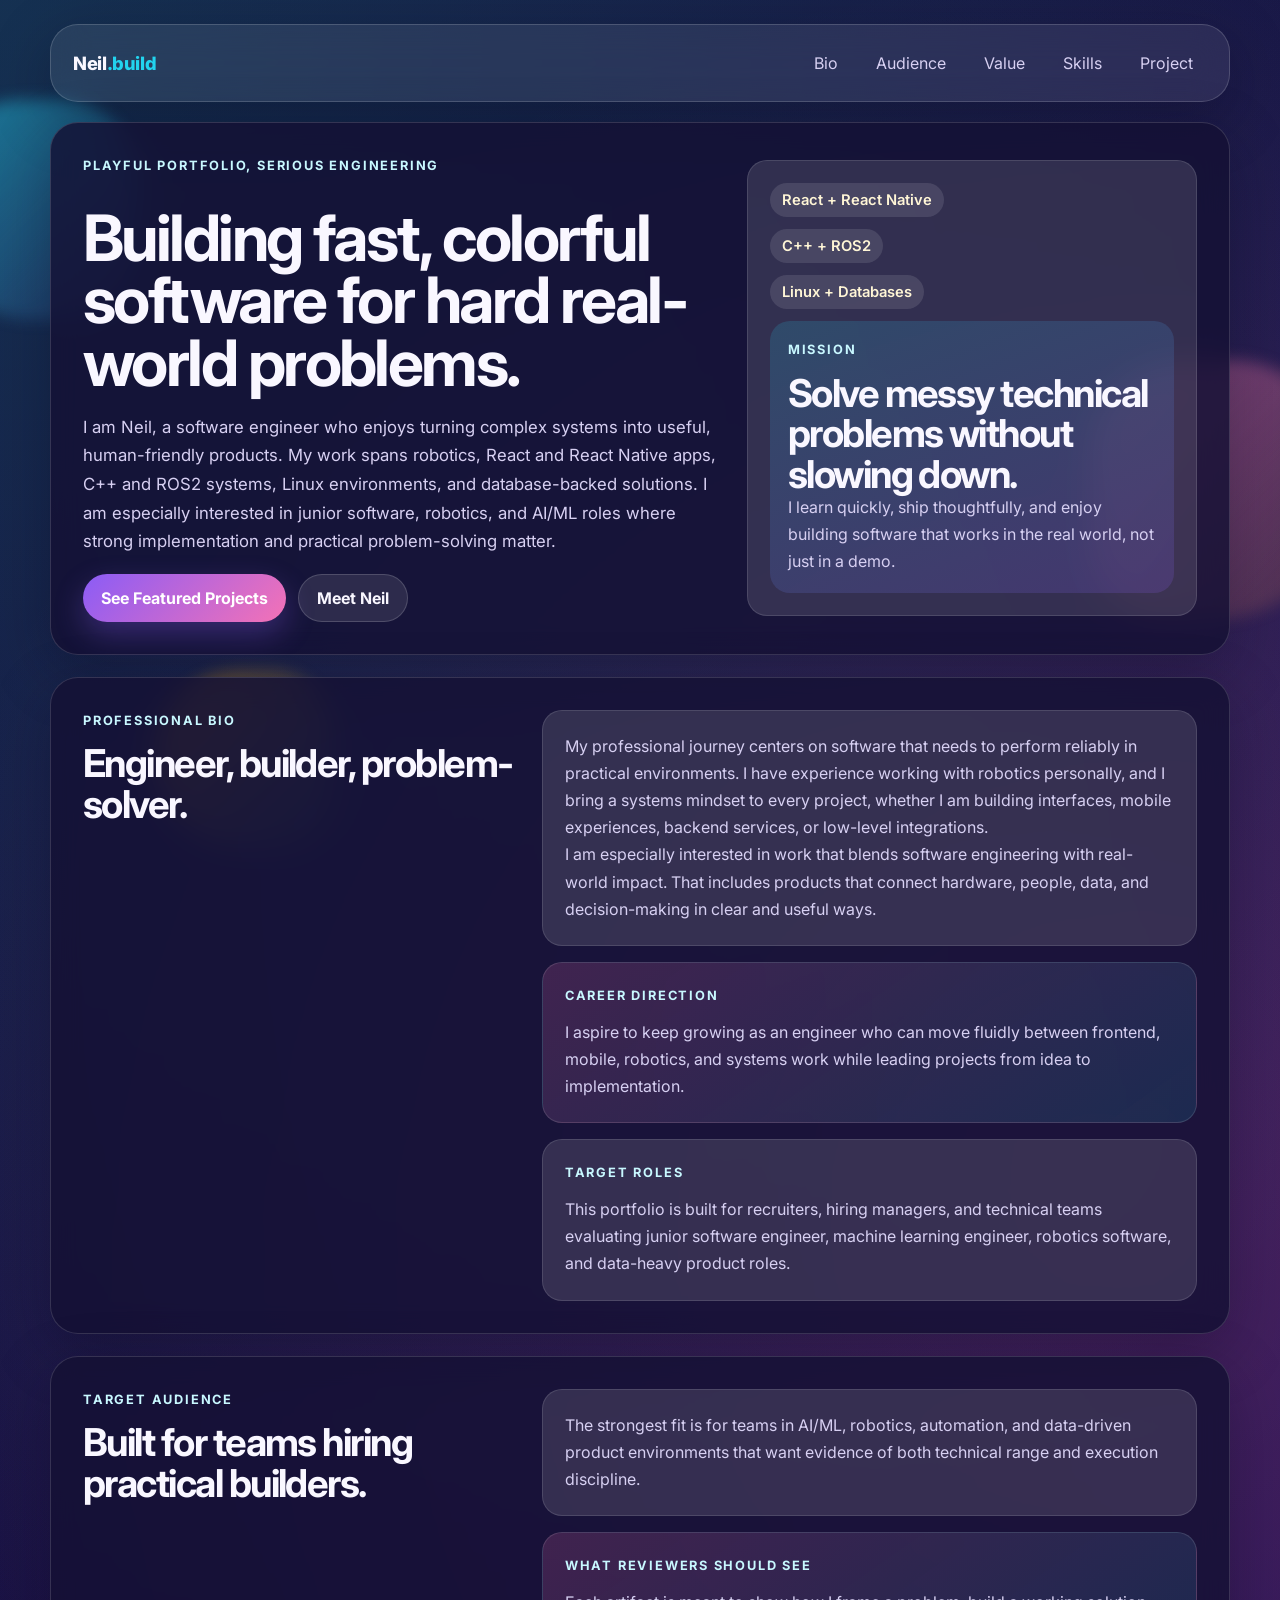
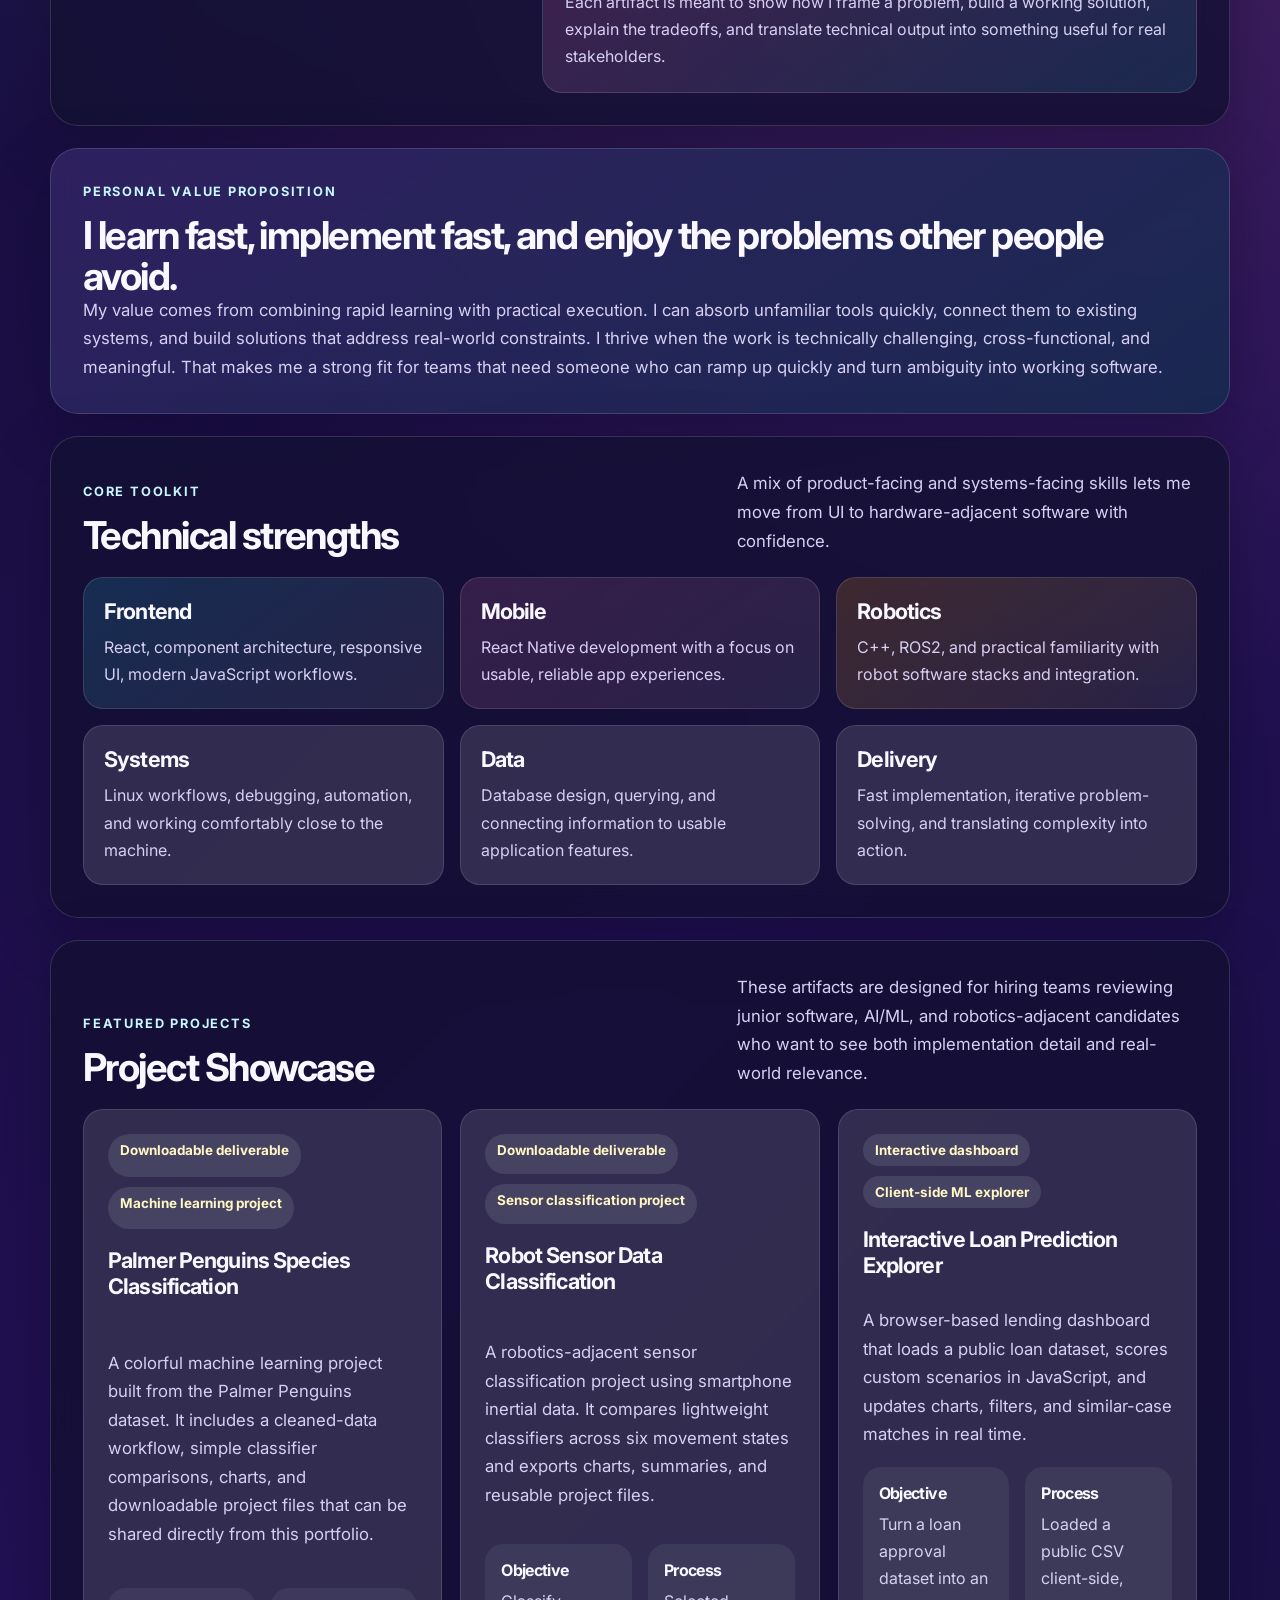
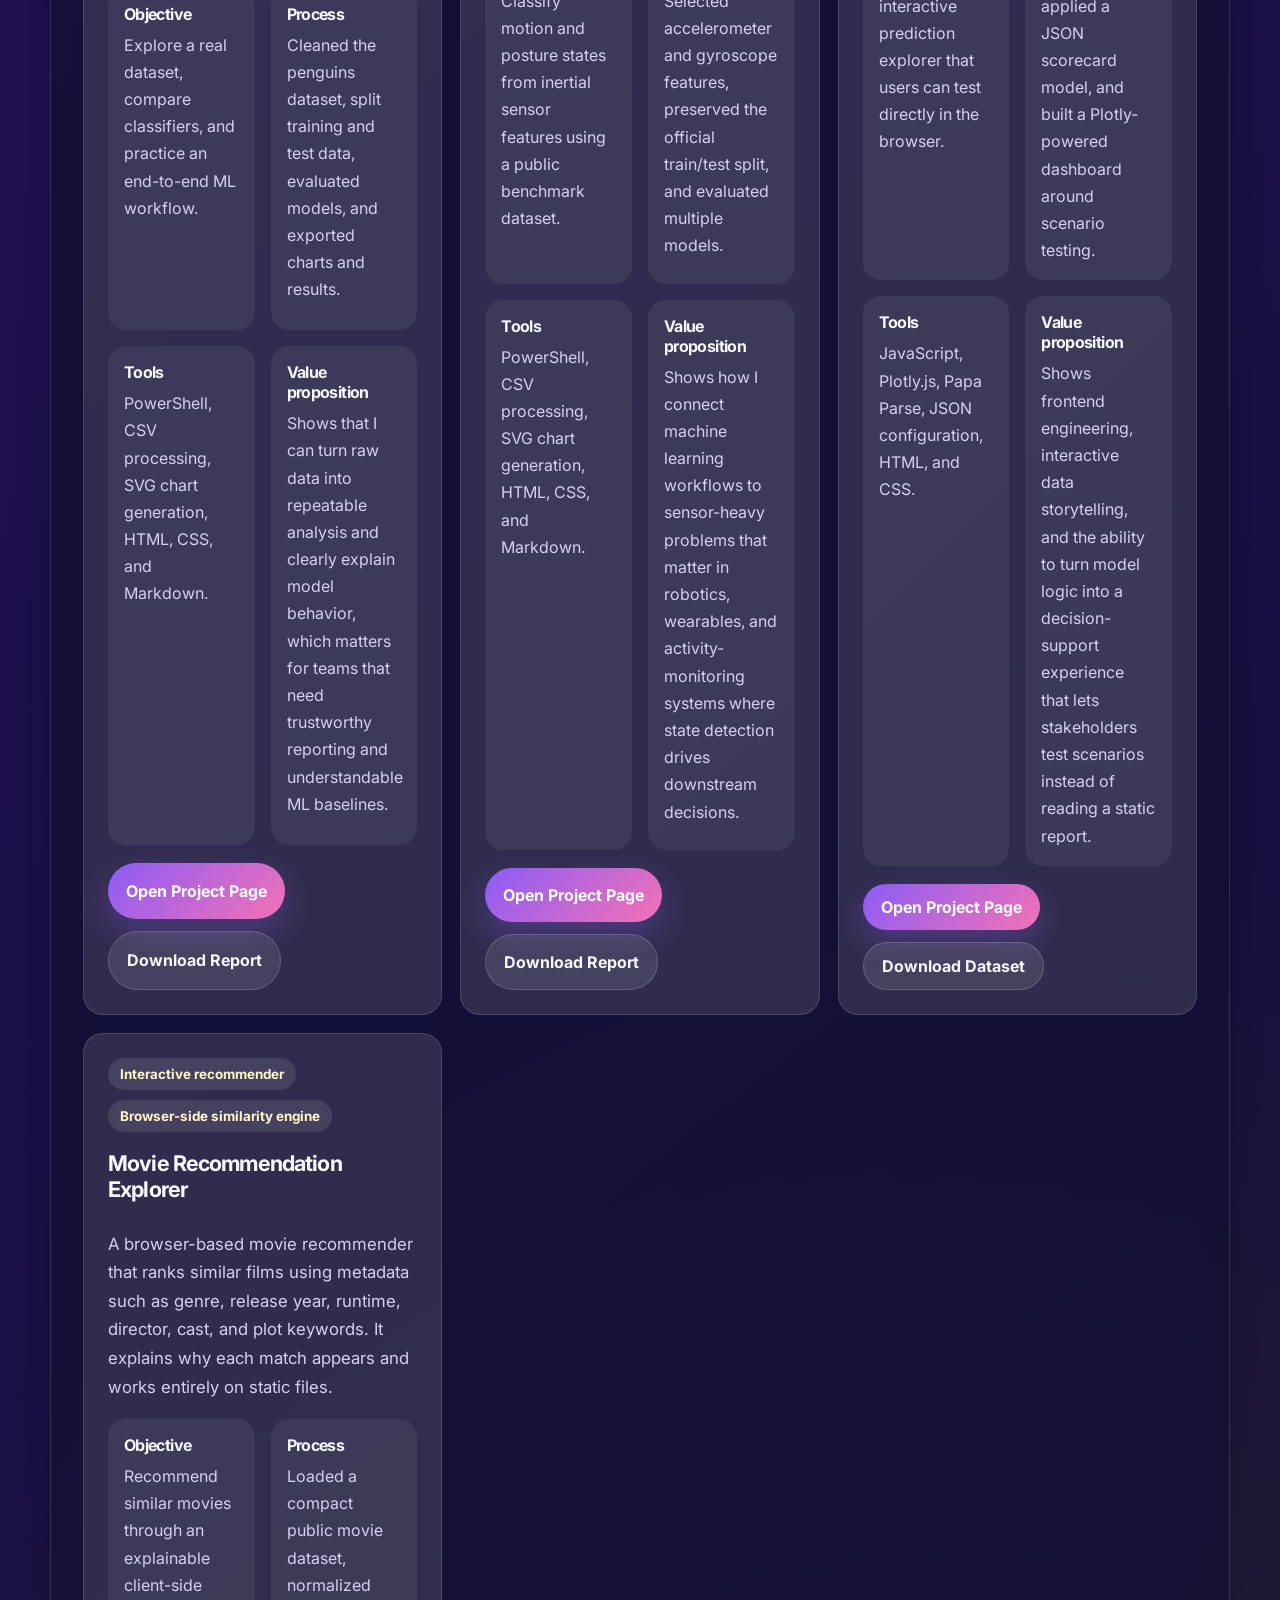
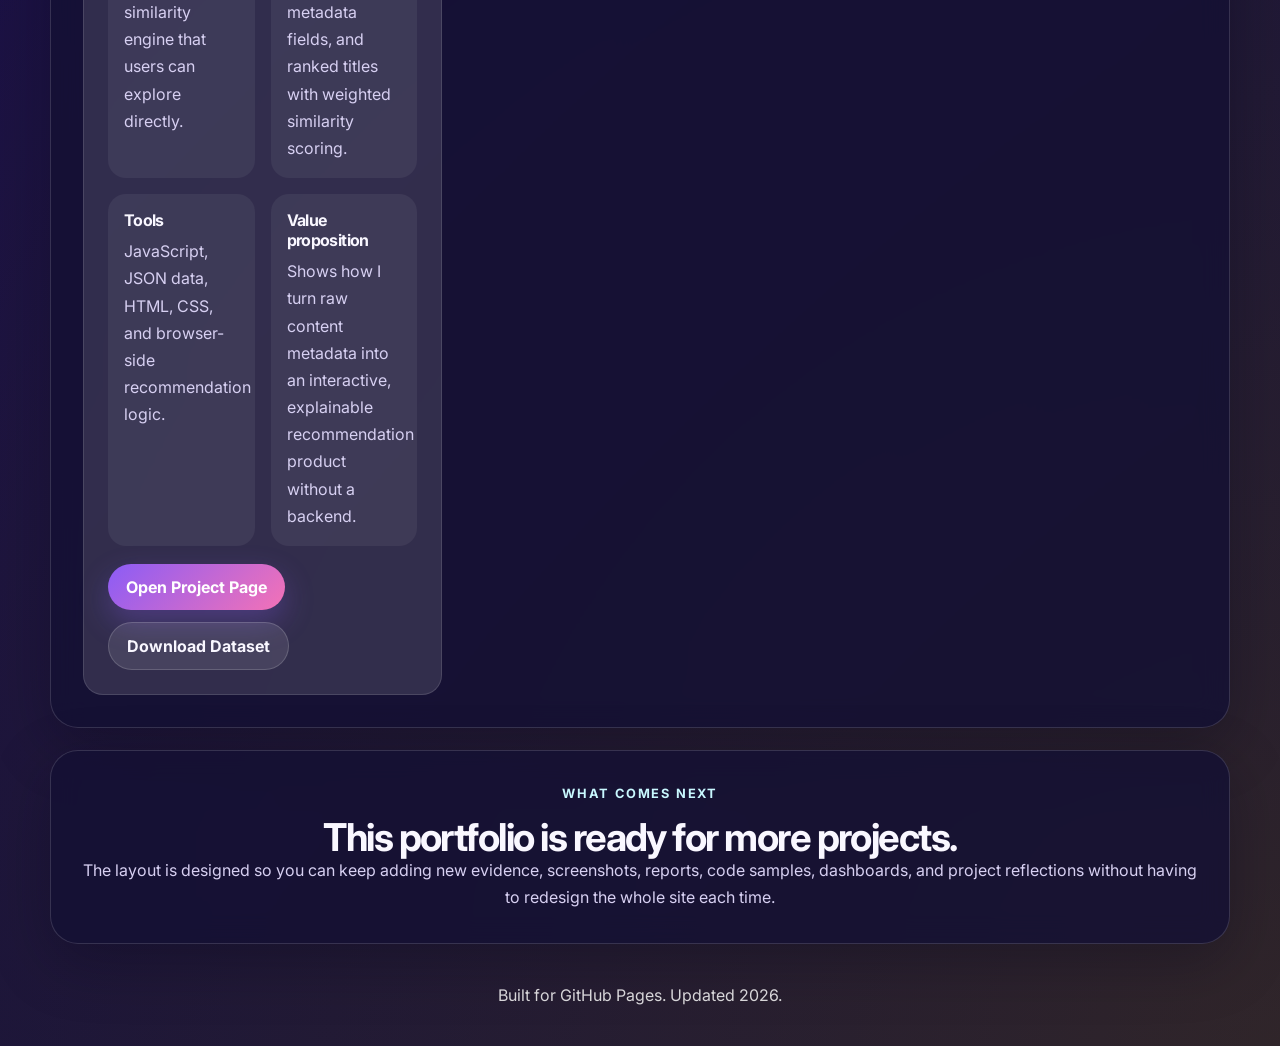
<file: index.html>
<!DOCTYPE html>
<html lang="en">
<head>
  <meta charset="UTF-8">
  <meta name="viewport" content="width=device-width, initial-scale=1.0">
  <title>Neil | Colorful Software Portfolio</title>
  <meta
    name="description"
    content="A playful digital portfolio showcasing Neil's software engineering and AI/ML work for junior software, robotics, and machine learning roles."
  >
  <link rel="preconnect" href="https://fonts.googleapis.com">
  <link rel="preconnect" href="https://fonts.gstatic.com" crossorigin>
  <link
    href="https://fonts.googleapis.com/css2?family=Inter:wght@400;500;600;700;800&display=swap"
    rel="stylesheet"
  >
  <link rel="stylesheet" href="styles.css">
</head>
<body>
  <div class="page-shell">
    <div class="shape shape-one"></div>
    <div class="shape shape-two"></div>
    <div class="shape shape-three"></div>

    <header class="site-header">
      <a class="brand" href="#top">Neil<span>.build</span></a>
      <nav class="site-nav" aria-label="Main navigation">
        <a href="#bio">Bio</a>
        <a href="#audience">Audience</a>
        <a href="#value">Value</a>
        <a href="#skills">Skills</a>
        <a href="#artifacts">Project</a>
      </nav>
    </header>

    <main id="top">
      <section class="hero panel">
        <div class="hero-copy">
          <p class="eyebrow">Playful portfolio, serious engineering</p>
          <h1>Building fast, colorful software for hard real-world problems.</h1>
          <p class="hero-text">
            I am Neil, a software engineer who enjoys turning complex systems into
            useful, human-friendly products. My work spans robotics, React and
            React Native apps, C++ and ROS2 systems, Linux environments, and
            database-backed solutions. I am especially interested in junior
            software, robotics, and AI/ML roles where strong implementation and
            practical problem-solving matter.
          </p>
          <div class="hero-actions">
            <a class="button button-primary" href="#artifacts">See Featured Projects</a>
            <a class="button button-secondary" href="#bio">Meet Neil</a>
          </div>
        </div>

        <div class="hero-card">
          <div class="stat-chip">React + React Native</div>
          <div class="stat-chip">C++ + ROS2</div>
          <div class="stat-chip">Linux + Databases</div>
          <div class="hero-card-main">
            <p class="mini-label">Mission</p>
            <h2>Solve messy technical problems without slowing down.</h2>
            <p>
              I learn quickly, ship thoughtfully, and enjoy building software that
              works in the real world, not just in a demo.
            </p>
          </div>
        </div>
      </section>

      <section id="bio" class="panel section-grid">
        <div>
          <p class="eyebrow">Professional bio</p>
          <h2>Engineer, builder, problem-solver.</h2>
        </div>
        <div class="card-stack">
          <article class="info-card">
            <p>
              My professional journey centers on software that needs to perform
              reliably in practical environments. I have experience working with
              robotics personally, and I bring a systems mindset to every project,
              whether I am building interfaces, mobile experiences, backend
              services, or low-level integrations.
            </p>
            <p>
              I am especially interested in work that blends software engineering
              with real-world impact. That includes products that connect hardware,
              people, data, and decision-making in clear and useful ways.
            </p>
          </article>
          <article class="info-card accent-card">
            <p class="mini-label">Career direction</p>
            <p>
              I aspire to keep growing as an engineer who can move fluidly between
              frontend, mobile, robotics, and systems work while leading projects
              from idea to implementation.
            </p>
          </article>
          <article class="info-card">
            <p class="mini-label">Target roles</p>
            <p>
              This portfolio is built for recruiters, hiring managers, and
              technical teams evaluating junior software engineer, machine
              learning engineer, robotics software, and data-heavy product roles.
            </p>
          </article>
        </div>
      </section>

      <section id="audience" class="panel section-grid">
        <div>
          <p class="eyebrow">Target audience</p>
          <h2>Built for teams hiring practical builders.</h2>
        </div>
        <div class="card-stack">
          <article class="info-card">
            <p>
              The strongest fit is for teams in AI/ML, robotics, automation, and
              data-driven product environments that want evidence of both
              technical range and execution discipline.
            </p>
          </article>
          <article class="info-card accent-card">
            <p class="mini-label">What reviewers should see</p>
            <p>
              Each artifact is meant to show how I frame a problem, build a
              working solution, explain the tradeoffs, and translate technical
              output into something useful for real stakeholders.
            </p>
          </article>
        </div>
      </section>

      <section id="value" class="panel value-panel">
        <p class="eyebrow">Personal value proposition</p>
        <h2>I learn fast, implement fast, and enjoy the problems other people avoid.</h2>
        <p>
          My value comes from combining rapid learning with practical execution. I
          can absorb unfamiliar tools quickly, connect them to existing systems,
          and build solutions that address real-world constraints. I thrive when
          the work is technically challenging, cross-functional, and meaningful.
          That makes me a strong fit for teams that need someone who can ramp up
          quickly and turn ambiguity into working software.
        </p>
      </section>

      <section id="skills" class="panel">
        <div class="section-heading">
          <div>
            <p class="eyebrow">Core toolkit</p>
            <h2>Technical strengths</h2>
          </div>
          <p class="section-note">
            A mix of product-facing and systems-facing skills lets me move from UI
            to hardware-adjacent software with confidence.
          </p>
        </div>

        <div class="skill-grid">
          <article class="skill-card">
            <h3>Frontend</h3>
            <p>React, component architecture, responsive UI, modern JavaScript workflows.</p>
          </article>
          <article class="skill-card">
            <h3>Mobile</h3>
            <p>React Native development with a focus on usable, reliable app experiences.</p>
          </article>
          <article class="skill-card">
            <h3>Robotics</h3>
            <p>C++, ROS2, and practical familiarity with robot software stacks and integration.</p>
          </article>
          <article class="skill-card">
            <h3>Systems</h3>
            <p>Linux workflows, debugging, automation, and working comfortably close to the machine.</p>
          </article>
          <article class="skill-card">
            <h3>Data</h3>
            <p>Database design, querying, and connecting information to usable application features.</p>
          </article>
          <article class="skill-card">
            <h3>Delivery</h3>
            <p>Fast implementation, iterative problem-solving, and translating complexity into action.</p>
          </article>
        </div>
      </section>

      <section id="artifacts" class="panel">
        <div class="section-heading">
          <div>
            <p class="eyebrow">Featured projects</p>
            <h2>Project Showcase</h2>
          </div>
          <p class="section-note">
            These artifacts are designed for hiring teams reviewing junior
            software, AI/ML, and robotics-adjacent candidates who want to see
            both implementation detail and real-world relevance.
          </p>
        </div>

        <div class="project-grid">
          <article class="artifact-card">
            <div class="artifact-topline">
              <span class="pill">Downloadable deliverable</span>
              <span class="pill">Machine learning project</span>
            </div>
            <h3>Palmer Penguins Species Classification</h3>
            <p>
              A colorful machine learning project built from the Palmer Penguins
              dataset. It includes a cleaned-data workflow, simple classifier
              comparisons, charts, and downloadable project files that can be shared
              directly from this portfolio.
            </p>

            <div class="artifact-meta-grid">
              <div>
                <h4>Objective</h4>
                <p>Explore a real dataset, compare classifiers, and practice an end-to-end ML workflow.</p>
              </div>
              <div>
                <h4>Process</h4>
                <p>Cleaned the penguins dataset, split training and test data, evaluated models, and exported charts and results.</p>
              </div>
              <div>
                <h4>Tools</h4>
                <p>PowerShell, CSV processing, SVG chart generation, HTML, CSS, and Markdown.</p>
              </div>
              <div>
                <h4>Value proposition</h4>
                <p>Shows that I can turn raw data into repeatable analysis and clearly explain model behavior, which matters for teams that need trustworthy reporting and understandable ML baselines.</p>
              </div>
            </div>

            <div class="hero-actions">
              <a class="button button-primary" href="artifacts/artifact-01.html">Open Project Page</a>
              <a class="button button-secondary" href="artifacts/penguins/project-report.md" download>Download Report</a>
            </div>
          </article>

          <article class="artifact-card">
            <div class="artifact-topline">
              <span class="pill">Downloadable deliverable</span>
              <span class="pill">Sensor classification project</span>
            </div>
            <h3>Robot Sensor Data Classification</h3>
            <p>
              A robotics-adjacent sensor classification project using smartphone
              inertial data. It compares lightweight classifiers across six movement
              states and exports charts, summaries, and reusable project files.
            </p>

            <div class="artifact-meta-grid">
              <div>
                <h4>Objective</h4>
                <p>Classify motion and posture states from inertial sensor features using a public benchmark dataset.</p>
              </div>
              <div>
                <h4>Process</h4>
                <p>Selected accelerometer and gyroscope features, preserved the official train/test split, and evaluated multiple models.</p>
              </div>
              <div>
                <h4>Tools</h4>
                <p>PowerShell, CSV processing, SVG chart generation, HTML, CSS, and Markdown.</p>
              </div>
              <div>
                <h4>Value proposition</h4>
                <p>Shows how I connect machine learning workflows to sensor-heavy problems that matter in robotics, wearables, and activity-monitoring systems where state detection drives downstream decisions.</p>
              </div>
            </div>

            <div class="hero-actions">
              <a class="button button-primary" href="artifacts/robot-sensor-data-classification.html">Open Project Page</a>
              <a class="button button-secondary" href="artifacts/robot-sensor/project-report.md" download>Download Report</a>
            </div>
          </article>

          <article class="artifact-card">
            <div class="artifact-topline">
              <span class="pill">Interactive dashboard</span>
              <span class="pill">Client-side ML explorer</span>
            </div>
            <h3>Interactive Loan Prediction Explorer</h3>
            <p>
              A browser-based lending dashboard that loads a public loan dataset,
              scores custom scenarios in JavaScript, and updates charts, filters,
              and similar-case matches in real time.
            </p>

            <div class="artifact-meta-grid">
              <div>
                <h4>Objective</h4>
                <p>Turn a loan approval dataset into an interactive prediction explorer that users can test directly in the browser.</p>
              </div>
              <div>
                <h4>Process</h4>
                <p>Loaded a public CSV client-side, applied a JSON scorecard model, and built a Plotly-powered dashboard around scenario testing.</p>
              </div>
              <div>
                <h4>Tools</h4>
                <p>JavaScript, Plotly.js, Papa Parse, JSON configuration, HTML, and CSS.</p>
              </div>
              <div>
                <h4>Value proposition</h4>
                <p>Shows frontend engineering, interactive data storytelling, and the ability to turn model logic into a decision-support experience that lets stakeholders test scenarios instead of reading a static report.</p>
              </div>
            </div>

            <div class="hero-actions">
              <a class="button button-primary" href="artifacts/loan-prediction-explorer.html">Open Project Page</a>
              <a class="button button-secondary" href="artifacts/loan-explorer/loan-approval-dataset.csv" download>Download Dataset</a>
            </div>
          </article>

          <article class="artifact-card">
            <div class="artifact-topline">
              <span class="pill">Interactive recommender</span>
              <span class="pill">Browser-side similarity engine</span>
            </div>
            <h3>Movie Recommendation Explorer</h3>
            <p>
              A browser-based movie recommender that ranks similar films using
              metadata such as genre, release year, runtime, director, cast, and
              plot keywords. It explains why each match appears and works entirely
              on static files.
            </p>

            <div class="artifact-meta-grid">
              <div>
                <h4>Objective</h4>
                <p>Recommend similar movies through an explainable client-side similarity engine that users can explore directly.</p>
              </div>
              <div>
                <h4>Process</h4>
                <p>Loaded a compact public movie dataset, normalized metadata fields, and ranked titles with weighted similarity scoring.</p>
              </div>
              <div>
                <h4>Tools</h4>
                <p>JavaScript, JSON data, HTML, CSS, and browser-side recommendation logic.</p>
              </div>
              <div>
                <h4>Value proposition</h4>
                <p>Shows how I turn raw content metadata into an interactive, explainable recommendation product without a backend.</p>
              </div>
            </div>

            <div class="hero-actions">
              <a class="button button-primary" href="artifacts/movie-recommendation-explorer.html">Open Project Page</a>
              <a class="button button-secondary" href="artifacts/movie-explorer/movies.json" download>Download Dataset</a>
            </div>
          </article>
        </div>
      </section>

      <section class="panel future-panel">
        <p class="eyebrow">What comes next</p>
        <h2>This portfolio is ready for more projects.</h2>
        <p>
          The layout is designed so you can keep adding new evidence,
          screenshots, reports, code samples, dashboards, and project reflections
          without having to redesign the whole site each time.
        </p>
      </section>
    </main>

    <footer class="site-footer">
      <p>Built for GitHub Pages. Updated <span id="current-year"></span>.</p>
    </footer>
  </div>

  <script src="script.js"></script>
</body>
</html>
</file>
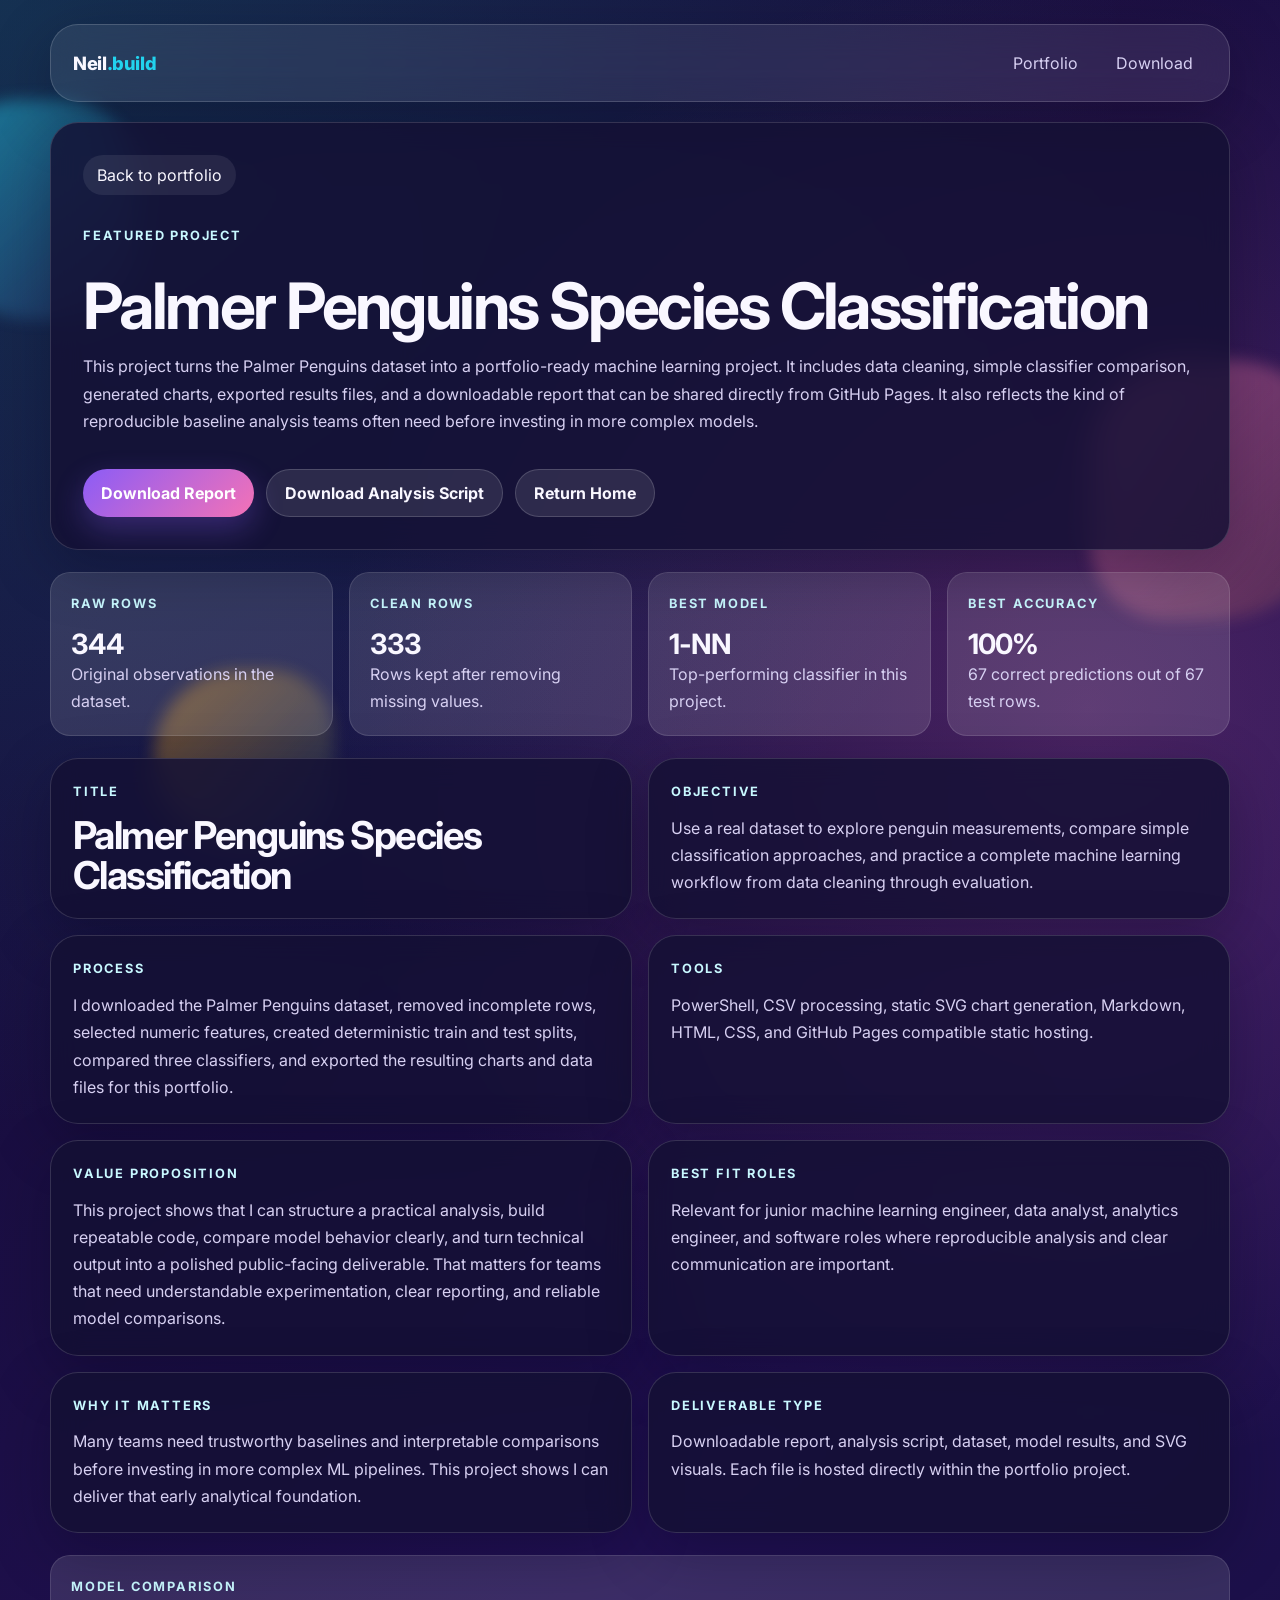
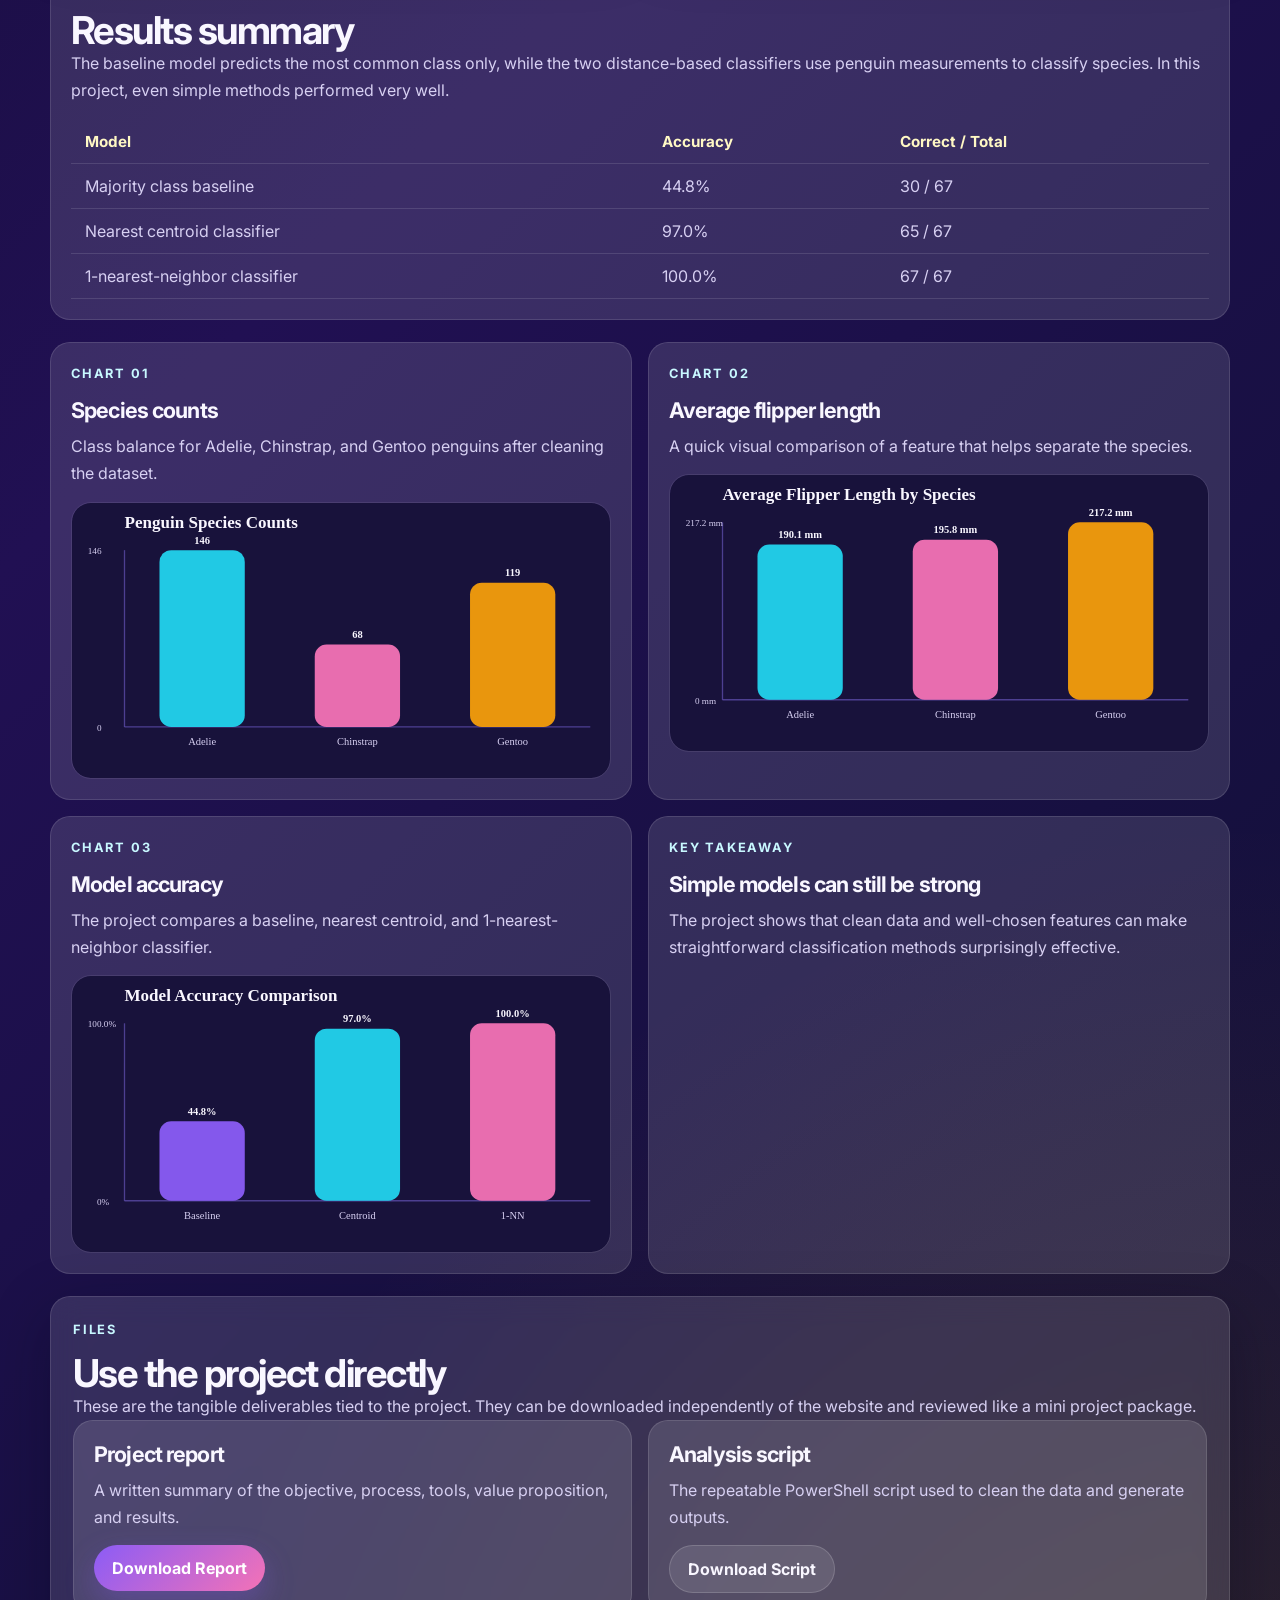
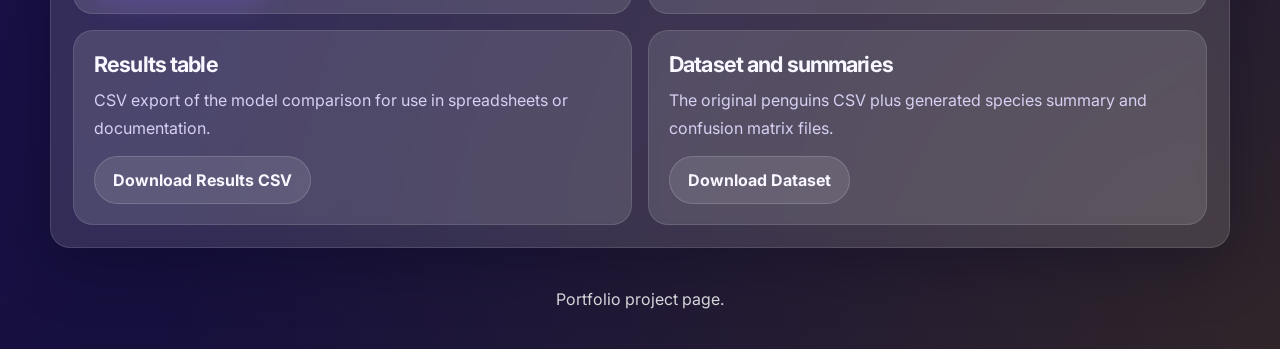
<file: artifacts/artifact-01.html>
<!DOCTYPE html>
<html lang="en">
<head>
  <meta charset="UTF-8">
  <meta name="viewport" content="width=device-width, initial-scale=1.0">
  <title>Palmer Penguins Species Classification | Neil</title>
  <meta
    name="description"
    content="Neil's Palmer Penguins classification project featuring charts, results, and downloadable deliverables."
  >
  <link rel="preconnect" href="https://fonts.googleapis.com">
  <link rel="preconnect" href="https://fonts.gstatic.com" crossorigin>
  <link
    href="https://fonts.googleapis.com/css2?family=Inter:wght@400;500;600;700;800&display=swap"
    rel="stylesheet"
  >
  <link rel="stylesheet" href="../styles.css">
</head>
<body>
  <div class="page-shell">
    <div class="shape shape-one"></div>
    <div class="shape shape-two"></div>
    <div class="shape shape-three"></div>

    <header class="site-header">
      <a class="brand" href="../index.html">Neil<span>.build</span></a>
      <nav class="site-nav" aria-label="Project navigation">
        <a href="../index.html#artifacts">Portfolio</a>
        <a href="penguins/project-report.md" download>Download</a>
      </nav>
    </header>

    <main class="artifact-layout">
      <section class="panel artifact-header">
        <a class="back-link" href="../index.html#artifacts">Back to portfolio</a>
        <p class="eyebrow">Featured project</p>
        <h1>Palmer Penguins Species Classification</h1>
        <p>
          This project turns the Palmer Penguins dataset into a portfolio-ready
          machine learning project. It includes data cleaning, simple classifier
          comparison, generated charts, exported results files, and a downloadable
          report that can be shared directly from GitHub Pages. It also reflects
          the kind of reproducible baseline analysis teams often need before
          investing in more complex models.
        </p>
        <div class="artifact-actions">
          <a class="button button-primary" href="penguins/project-report.md" download>Download Report</a>
          <a class="button button-secondary" href="penguins/generate-artifact.ps1" download>Download Analysis Script</a>
          <a class="button button-secondary" href="../index.html">Return Home</a>
        </div>
      </section>

      <section class="stats-grid">
        <article class="stat-card">
          <p class="mini-label">Raw rows</p>
          <strong>344</strong>
          <p>Original observations in the dataset.</p>
        </article>
        <article class="stat-card">
          <p class="mini-label">Clean rows</p>
          <strong>333</strong>
          <p>Rows kept after removing missing values.</p>
        </article>
        <article class="stat-card">
          <p class="mini-label">Best model</p>
          <strong>1-NN</strong>
          <p>Top-performing classifier in this project.</p>
        </article>
        <article class="stat-card">
          <p class="mini-label">Best accuracy</p>
          <strong>100%</strong>
          <p>67 correct predictions out of 67 test rows.</p>
        </article>
      </section>

      <section class="artifact-info-grid">
        <article class="panel">
          <p class="mini-label">Title</p>
          <h2>Palmer Penguins Species Classification</h2>
        </article>
        <article class="panel">
          <p class="mini-label">Objective</p>
          <p>
            Use a real dataset to explore penguin measurements, compare simple
            classification approaches, and practice a complete machine learning
            workflow from data cleaning through evaluation.
          </p>
        </article>
        <article class="panel">
          <p class="mini-label">Process</p>
          <p>
            I downloaded the Palmer Penguins dataset, removed incomplete rows,
            selected numeric features, created deterministic train and test splits,
            compared three classifiers, and exported the resulting charts and data
            files for this portfolio.
          </p>
        </article>
        <article class="panel">
          <p class="mini-label">Tools</p>
          <p>
            PowerShell, CSV processing, static SVG chart generation, Markdown,
            HTML, CSS, and GitHub Pages compatible static hosting.
          </p>
        </article>
        <article class="panel">
          <p class="mini-label">Value Proposition</p>
          <p>
            This project shows that I can structure a practical analysis, build
            repeatable code, compare model behavior clearly, and turn technical
            output into a polished public-facing deliverable. That matters for
            teams that need understandable experimentation, clear reporting, and
            reliable model comparisons.
          </p>
        </article>
        <article class="panel">
          <p class="mini-label">Best Fit Roles</p>
          <p>
            Relevant for junior machine learning engineer, data analyst,
            analytics engineer, and software roles where reproducible analysis
            and clear communication are important.
          </p>
        </article>
        <article class="panel">
          <p class="mini-label">Why It Matters</p>
          <p>
            Many teams need trustworthy baselines and interpretable comparisons
            before investing in more complex ML pipelines. This project shows I
            can deliver that early analytical foundation.
          </p>
        </article>
        <article class="panel">
          <p class="mini-label">Deliverable Type</p>
          <p>
            Downloadable report, analysis script, dataset, model results, and SVG
            visuals. Each file is hosted directly within the portfolio project.
          </p>
        </article>
      </section>

      <section class="result-table-wrap">
        <p class="eyebrow">Model comparison</p>
        <h2>Results summary</h2>
        <p>
          The baseline model predicts the most common class only, while the two
          distance-based classifiers use penguin measurements to classify species.
          In this project, even simple methods performed very well.
        </p>
        <table class="result-table">
          <thead>
            <tr>
              <th>Model</th>
              <th>Accuracy</th>
              <th>Correct / Total</th>
            </tr>
          </thead>
          <tbody>
            <tr>
              <td>Majority class baseline</td>
              <td>44.8%</td>
              <td>30 / 67</td>
            </tr>
            <tr>
              <td>Nearest centroid classifier</td>
              <td>97.0%</td>
              <td>65 / 67</td>
            </tr>
            <tr>
              <td>1-nearest-neighbor classifier</td>
              <td>100.0%</td>
              <td>67 / 67</td>
            </tr>
          </tbody>
        </table>
      </section>

      <section class="artifact-visual-grid">
        <article class="visual-card">
          <p class="mini-label">Chart 01</p>
          <h3>Species counts</h3>
          <p>Class balance for Adelie, Chinstrap, and Gentoo penguins after cleaning the dataset.</p>
          <img src="penguins/species-counts.svg" alt="Bar chart showing counts for Adelie, Chinstrap, and Gentoo penguins">
        </article>
        <article class="visual-card">
          <p class="mini-label">Chart 02</p>
          <h3>Average flipper length</h3>
          <p>A quick visual comparison of a feature that helps separate the species.</p>
          <img src="penguins/average-flipper-length.svg" alt="Bar chart showing average flipper length for each penguin species">
        </article>
        <article class="visual-card">
          <p class="mini-label">Chart 03</p>
          <h3>Model accuracy</h3>
          <p>The project compares a baseline, nearest centroid, and 1-nearest-neighbor classifier.</p>
          <img src="penguins/model-accuracy.svg" alt="Bar chart comparing model accuracies for the penguins project">
        </article>
        <article class="visual-card">
          <p class="mini-label">Key takeaway</p>
          <h3>Simple models can still be strong</h3>
          <p>
            The project shows that clean data and well-chosen features can make
            straightforward classification methods surprisingly effective.
          </p>
        </article>
      </section>

      <section class="panel download-card">
        <p class="eyebrow">Files</p>
        <h2>Use the project directly</h2>
        <p>
          These are the tangible deliverables tied to the project. They can be
          downloaded independently of the website and reviewed like a mini project
          package.
        </p>
        <div class="download-grid">
          <article class="download-link-card">
            <h3>Project report</h3>
            <p>A written summary of the objective, process, tools, value proposition, and results.</p>
            <a class="button button-primary" href="penguins/project-report.md" download>Download Report</a>
          </article>
          <article class="download-link-card">
            <h3>Analysis script</h3>
            <p>The repeatable PowerShell script used to clean the data and generate outputs.</p>
            <a class="button button-secondary" href="penguins/generate-artifact.ps1" download>Download Script</a>
          </article>
          <article class="download-link-card">
            <h3>Results table</h3>
            <p>CSV export of the model comparison for use in spreadsheets or documentation.</p>
            <a class="button button-secondary" href="penguins/model-results.csv" download>Download Results CSV</a>
          </article>
          <article class="download-link-card">
            <h3>Dataset and summaries</h3>
            <p>The original penguins CSV plus generated species summary and confusion matrix files.</p>
            <a class="button button-secondary" href="penguins/penguins.csv" download>Download Dataset</a>
          </article>
        </div>
      </section>
    </main>

    <footer class="site-footer">
      <p>Portfolio project page.</p>
    </footer>
  </div>
</body>
</html>
</file>
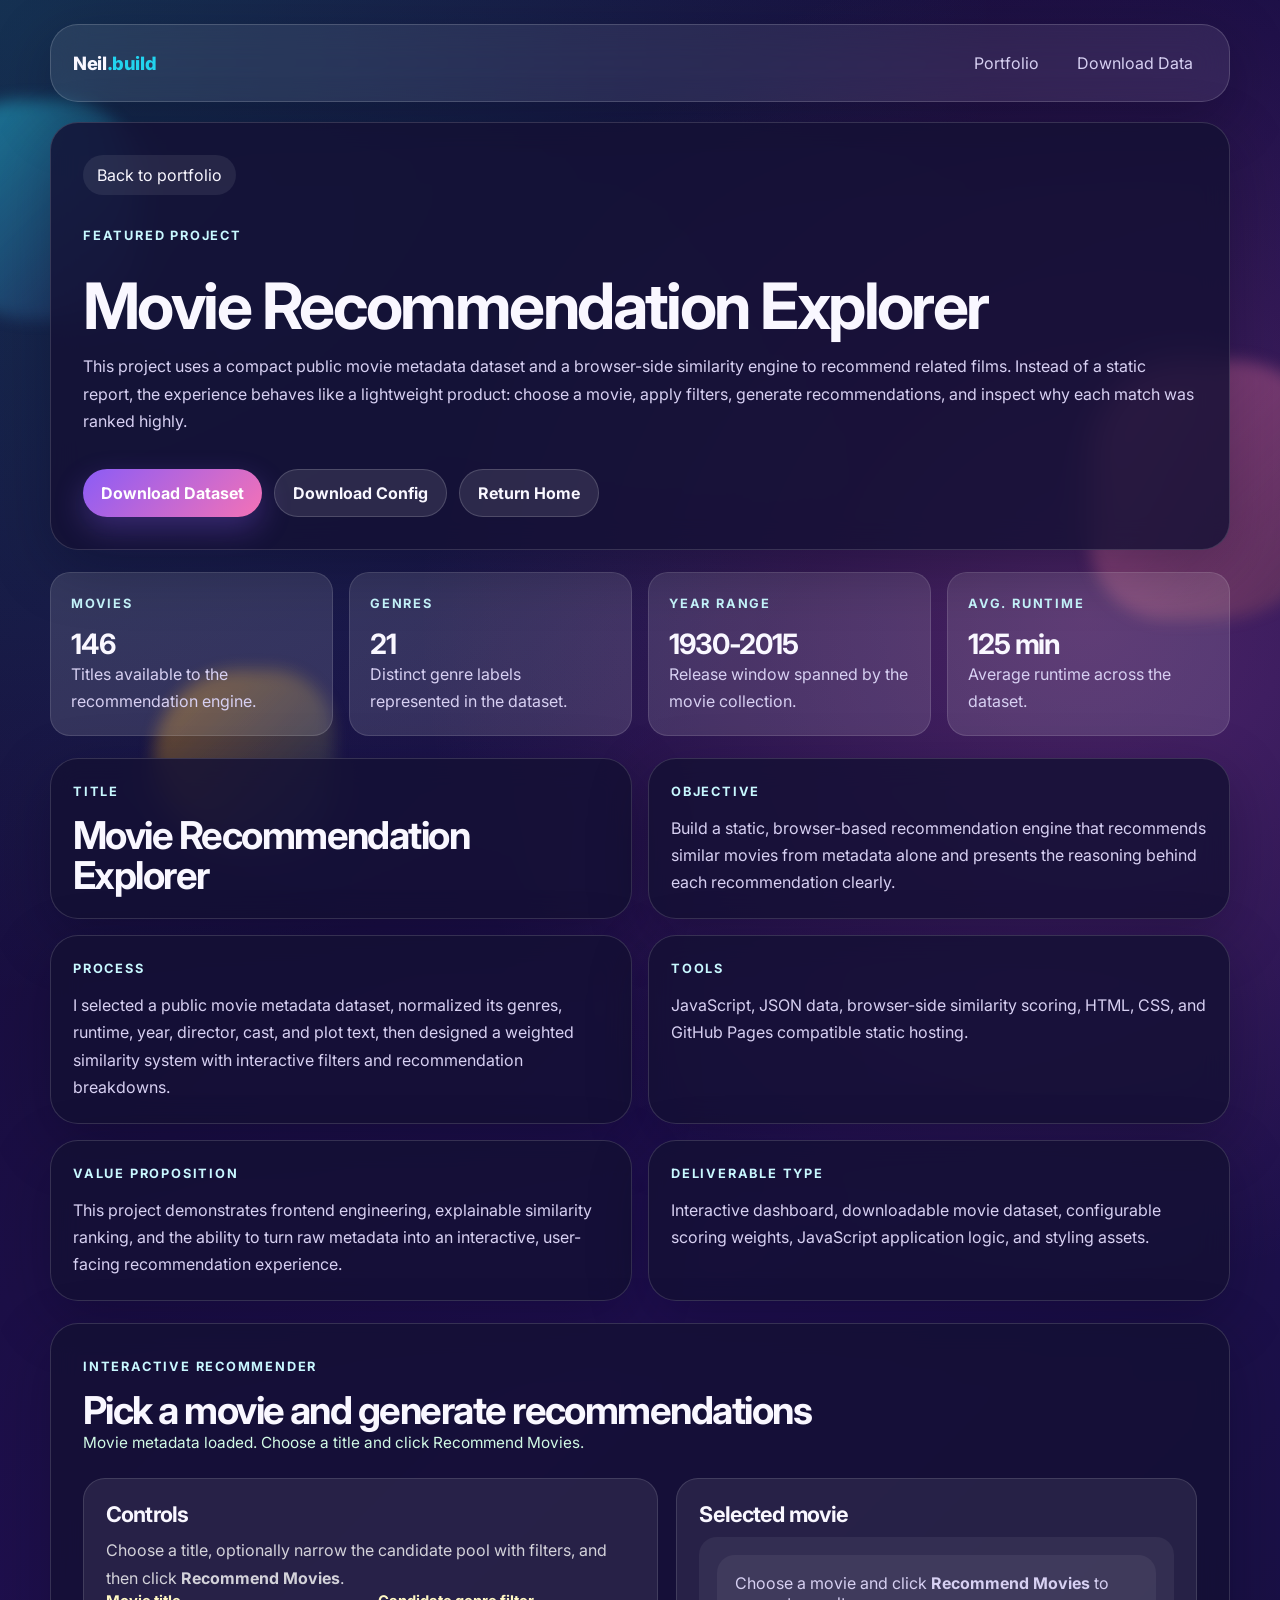
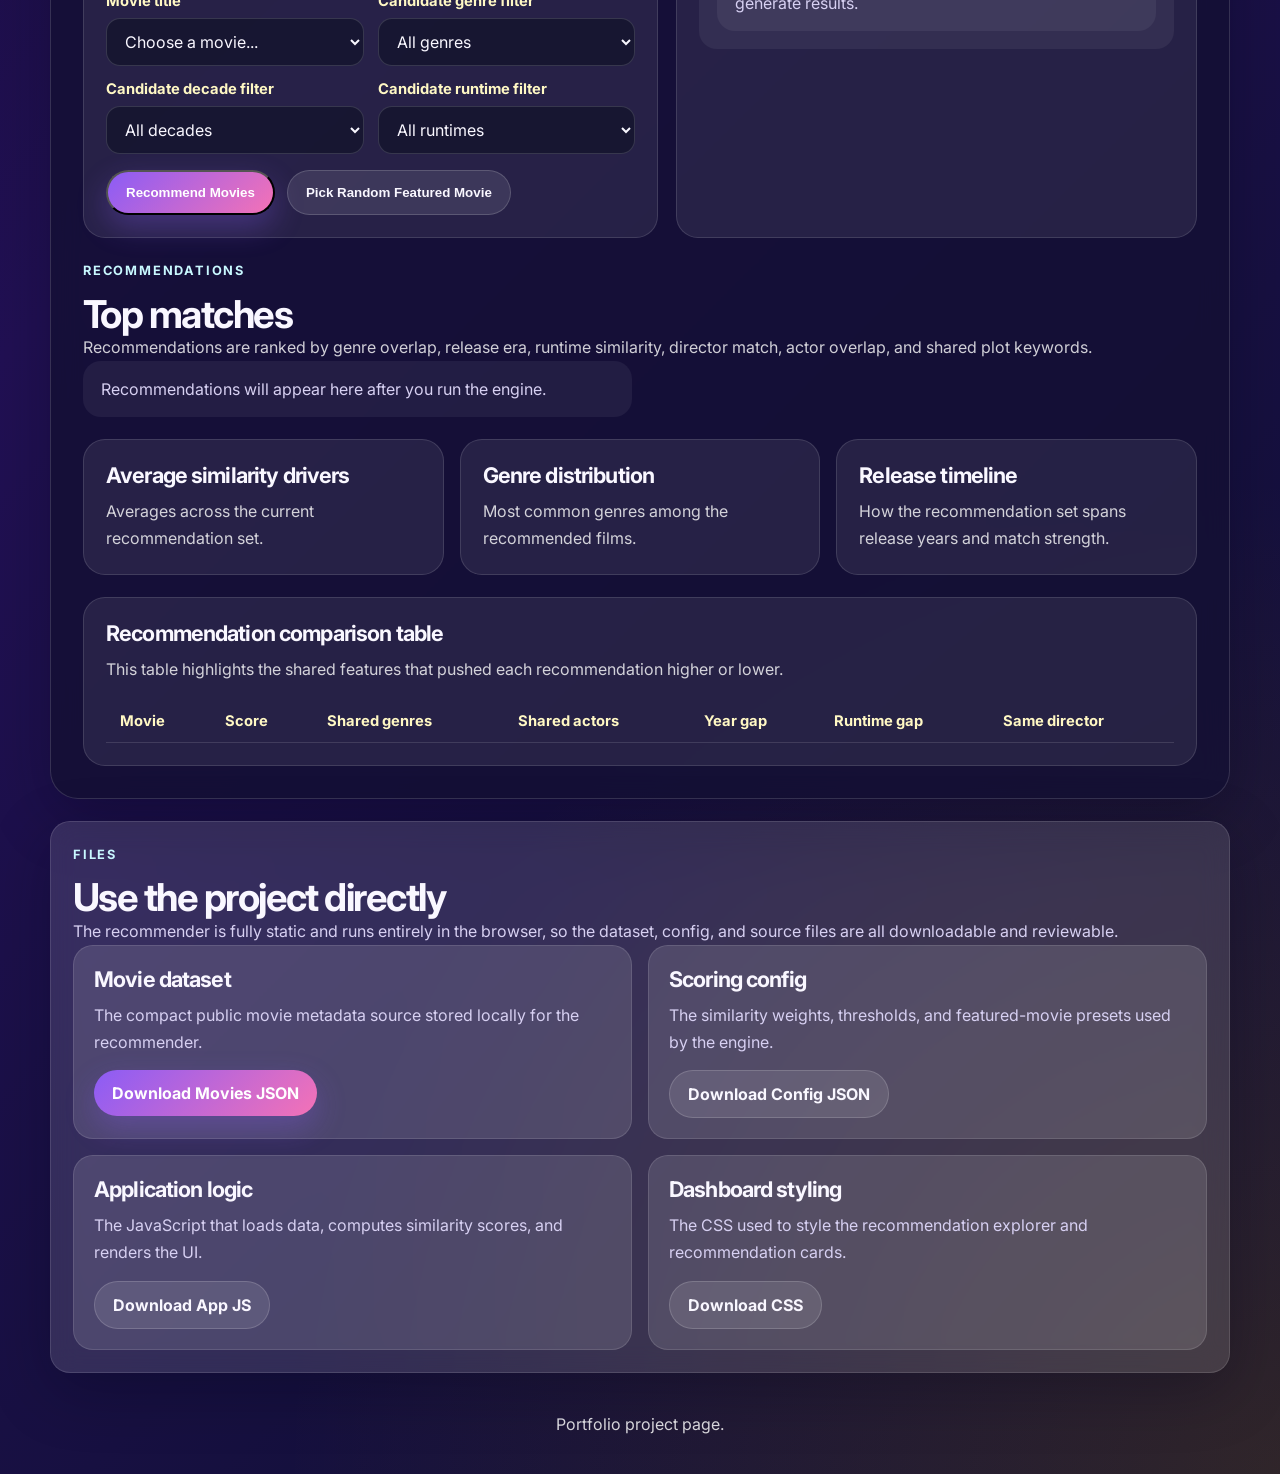
<file: artifacts/movie-recommendation-explorer.html>
<!DOCTYPE html>
<html lang="en">
<head>
  <meta charset="UTF-8">
  <meta name="viewport" content="width=device-width, initial-scale=1.0">
  <title>Movie Recommendation Explorer | Neil</title>
  <meta
    name="description"
    content="Neil's browser-based movie recommendation explorer featuring client-side similarity scoring, interactive filters, and downloadable data assets."
  >
  <link rel="preconnect" href="https://fonts.googleapis.com">
  <link rel="preconnect" href="https://fonts.gstatic.com" crossorigin>
  <link
    href="https://fonts.googleapis.com/css2?family=Inter:wght@400;500;600;700;800&display=swap"
    rel="stylesheet"
  >
  <link rel="stylesheet" href="../styles.css">
  <link rel="stylesheet" href="movie-explorer/dashboard.css">
</head>
<body>
  <div class="page-shell">
    <div class="shape shape-one"></div>
    <div class="shape shape-two"></div>
    <div class="shape shape-three"></div>

    <header class="site-header">
      <a class="brand" href="../index.html">Neil<span>.build</span></a>
      <nav class="site-nav" aria-label="Project navigation">
        <a href="../index.html#artifacts">Portfolio</a>
        <a href="movie-explorer/movies.json" download>Download Data</a>
      </nav>
    </header>

    <main class="artifact-layout">
      <section class="panel artifact-header">
        <a class="back-link" href="../index.html#artifacts">Back to portfolio</a>
        <p class="eyebrow">Featured project</p>
        <h1>Movie Recommendation Explorer</h1>
        <p>
          This project uses a compact public movie metadata dataset and a
          browser-side similarity engine to recommend related films. Instead of a
          static report, the experience behaves like a lightweight product: choose
          a movie, apply filters, generate recommendations, and inspect why each
          match was ranked highly.
        </p>
        <div class="artifact-actions">
          <a class="button button-primary" href="movie-explorer/movies.json" download>Download Dataset</a>
          <a class="button button-secondary" href="movie-explorer/recommender-config.json" download>Download Config</a>
          <a class="button button-secondary" href="../index.html">Return Home</a>
        </div>
      </section>

      <section class="stats-grid">
        <article class="stat-card">
          <p class="mini-label">Movies</p>
          <strong id="summary-movie-count">...</strong>
          <p>Titles available to the recommendation engine.</p>
        </article>
        <article class="stat-card">
          <p class="mini-label">Genres</p>
          <strong id="summary-genre-count">...</strong>
          <p>Distinct genre labels represented in the dataset.</p>
        </article>
        <article class="stat-card">
          <p class="mini-label">Year range</p>
          <strong id="summary-year-range">...</strong>
          <p>Release window spanned by the movie collection.</p>
        </article>
        <article class="stat-card">
          <p class="mini-label">Avg. runtime</p>
          <strong id="summary-runtime">...</strong>
          <p>Average runtime across the dataset.</p>
        </article>
      </section>

      <section class="artifact-info-grid">
        <article class="panel">
          <p class="mini-label">Title</p>
          <h2>Movie Recommendation Explorer</h2>
        </article>
        <article class="panel">
          <p class="mini-label">Objective</p>
          <p>
            Build a static, browser-based recommendation engine that recommends
            similar movies from metadata alone and presents the reasoning behind
            each recommendation clearly.
          </p>
        </article>
        <article class="panel">
          <p class="mini-label">Process</p>
          <p>
            I selected a public movie metadata dataset, normalized its genres,
            runtime, year, director, cast, and plot text, then designed a weighted
            similarity system with interactive filters and recommendation
            breakdowns.
          </p>
        </article>
        <article class="panel">
          <p class="mini-label">Tools</p>
          <p>
            JavaScript, JSON data, browser-side similarity scoring, HTML, CSS, and
            GitHub Pages compatible static hosting.
          </p>
        </article>
        <article class="panel">
          <p class="mini-label">Value Proposition</p>
          <p>
            This project demonstrates frontend engineering, explainable similarity
            ranking, and the ability to turn raw metadata into an interactive,
            user-facing recommendation experience.
          </p>
        </article>
        <article class="panel">
          <p class="mini-label">Deliverable Type</p>
          <p>
            Interactive dashboard, downloadable movie dataset, configurable scoring
            weights, JavaScript application logic, and styling assets.
          </p>
        </article>
      </section>

      <section class="panel">
        <div class="movie-dashboard">
          <div>
            <p class="eyebrow">Interactive recommender</p>
            <h2>Pick a movie and generate recommendations</h2>
            <p class="movie-status" id="movie-dashboard-status">Loading movie metadata...</p>
          </div>

          <div class="movie-dashboard-layout">
            <article class="movie-card">
              <h3>Controls</h3>
              <p class="movie-helper">
                Choose a title, optionally narrow the candidate pool with filters,
                and then click <strong>Recommend Movies</strong>.
              </p>
              <div class="movie-controls">
                <div class="movie-form-grid">
                  <div class="movie-field">
                    <label for="movie-select">Movie title</label>
                    <select id="movie-select">
                      <option value="">Choose a movie...</option>
                    </select>
                  </div>
                  <div class="movie-field">
                    <label for="genre-filter">Candidate genre filter</label>
                    <select id="genre-filter">
                      <option value="All">All genres</option>
                    </select>
                  </div>
                  <div class="movie-field">
                    <label for="decade-filter">Candidate decade filter</label>
                    <select id="decade-filter">
                      <option value="All">All decades</option>
                    </select>
                  </div>
                  <div class="movie-field">
                    <label for="runtime-filter">Candidate runtime filter</label>
                    <select id="runtime-filter">
                      <option value="all">All runtimes</option>
                      <option value="short">Under 100 min</option>
                      <option value="medium">100-130 min</option>
                      <option value="long">Over 130 min</option>
                    </select>
                  </div>
                </div>
                <div class="movie-actions">
                  <button class="button button-primary" id="recommend-button" type="button">Recommend Movies</button>
                  <button class="button button-secondary" id="random-button" type="button">Pick Random Featured Movie</button>
                </div>
              </div>
            </article>

            <article class="movie-panel">
              <h3>Selected movie</h3>
              <div id="selected-movie-panel" class="empty-state">
                Choose a movie and click <strong>Recommend Movies</strong> to generate results.
              </div>
            </article>
          </div>

          <div>
            <p class="eyebrow">Recommendations</p>
            <h2>Top matches</h2>
            <p class="movie-helper">
              Recommendations are ranked by genre overlap, release era, runtime
              similarity, director match, actor overlap, and shared plot keywords.
            </p>
            <div id="recommendations-grid" class="movie-recommendations">
              <div class="empty-state">Recommendations will appear here after you run the engine.</div>
            </div>
          </div>

          <div class="chart-grid">
            <article class="movie-chart-card">
              <h3>Average similarity drivers</h3>
              <p class="movie-helper">Averages across the current recommendation set.</p>
              <div id="similarity-chart"></div>
            </article>
            <article class="movie-chart-card">
              <h3>Genre distribution</h3>
              <p class="movie-helper">Most common genres among the recommended films.</p>
              <div id="genre-chart"></div>
            </article>
            <article class="movie-chart-card">
              <h3>Release timeline</h3>
              <p class="movie-helper">How the recommendation set spans release years and match strength.</p>
              <div id="year-chart"></div>
            </article>
          </div>

          <article class="movie-table-card">
            <h3>Recommendation comparison table</h3>
            <p class="movie-helper">
              This table highlights the shared features that pushed each recommendation higher or lower.
            </p>
            <div class="movie-table-wrap">
              <table class="movie-table">
                <thead>
                  <tr>
                    <th>Movie</th>
                    <th>Score</th>
                    <th>Shared genres</th>
                    <th>Shared actors</th>
                    <th>Year gap</th>
                    <th>Runtime gap</th>
                    <th>Same director</th>
                  </tr>
                </thead>
                <tbody id="comparison-table-body"></tbody>
              </table>
            </div>
          </article>
        </div>
      </section>

      <section class="panel download-card">
        <p class="eyebrow">Files</p>
        <h2>Use the project directly</h2>
        <p>
          The recommender is fully static and runs entirely in the browser, so the
          dataset, config, and source files are all downloadable and reviewable.
        </p>
        <div class="download-grid">
          <article class="download-link-card">
            <h3>Movie dataset</h3>
            <p>The compact public movie metadata source stored locally for the recommender.</p>
            <a class="button button-primary" href="movie-explorer/movies.json" download>Download Movies JSON</a>
          </article>
          <article class="download-link-card">
            <h3>Scoring config</h3>
            <p>The similarity weights, thresholds, and featured-movie presets used by the engine.</p>
            <a class="button button-secondary" href="movie-explorer/recommender-config.json" download>Download Config JSON</a>
          </article>
          <article class="download-link-card">
            <h3>Application logic</h3>
            <p>The JavaScript that loads data, computes similarity scores, and renders the UI.</p>
            <a class="button button-secondary" href="movie-explorer/app.js" download>Download App JS</a>
          </article>
          <article class="download-link-card">
            <h3>Dashboard styling</h3>
            <p>The CSS used to style the recommendation explorer and recommendation cards.</p>
            <a class="button button-secondary" href="movie-explorer/dashboard.css" download>Download CSS</a>
          </article>
        </div>
      </section>
    </main>

    <footer class="site-footer">
      <p>Portfolio project page.</p>
    </footer>
  </div>

  <script src="movie-explorer/app.js"></script>
</body>
</html>
</file>
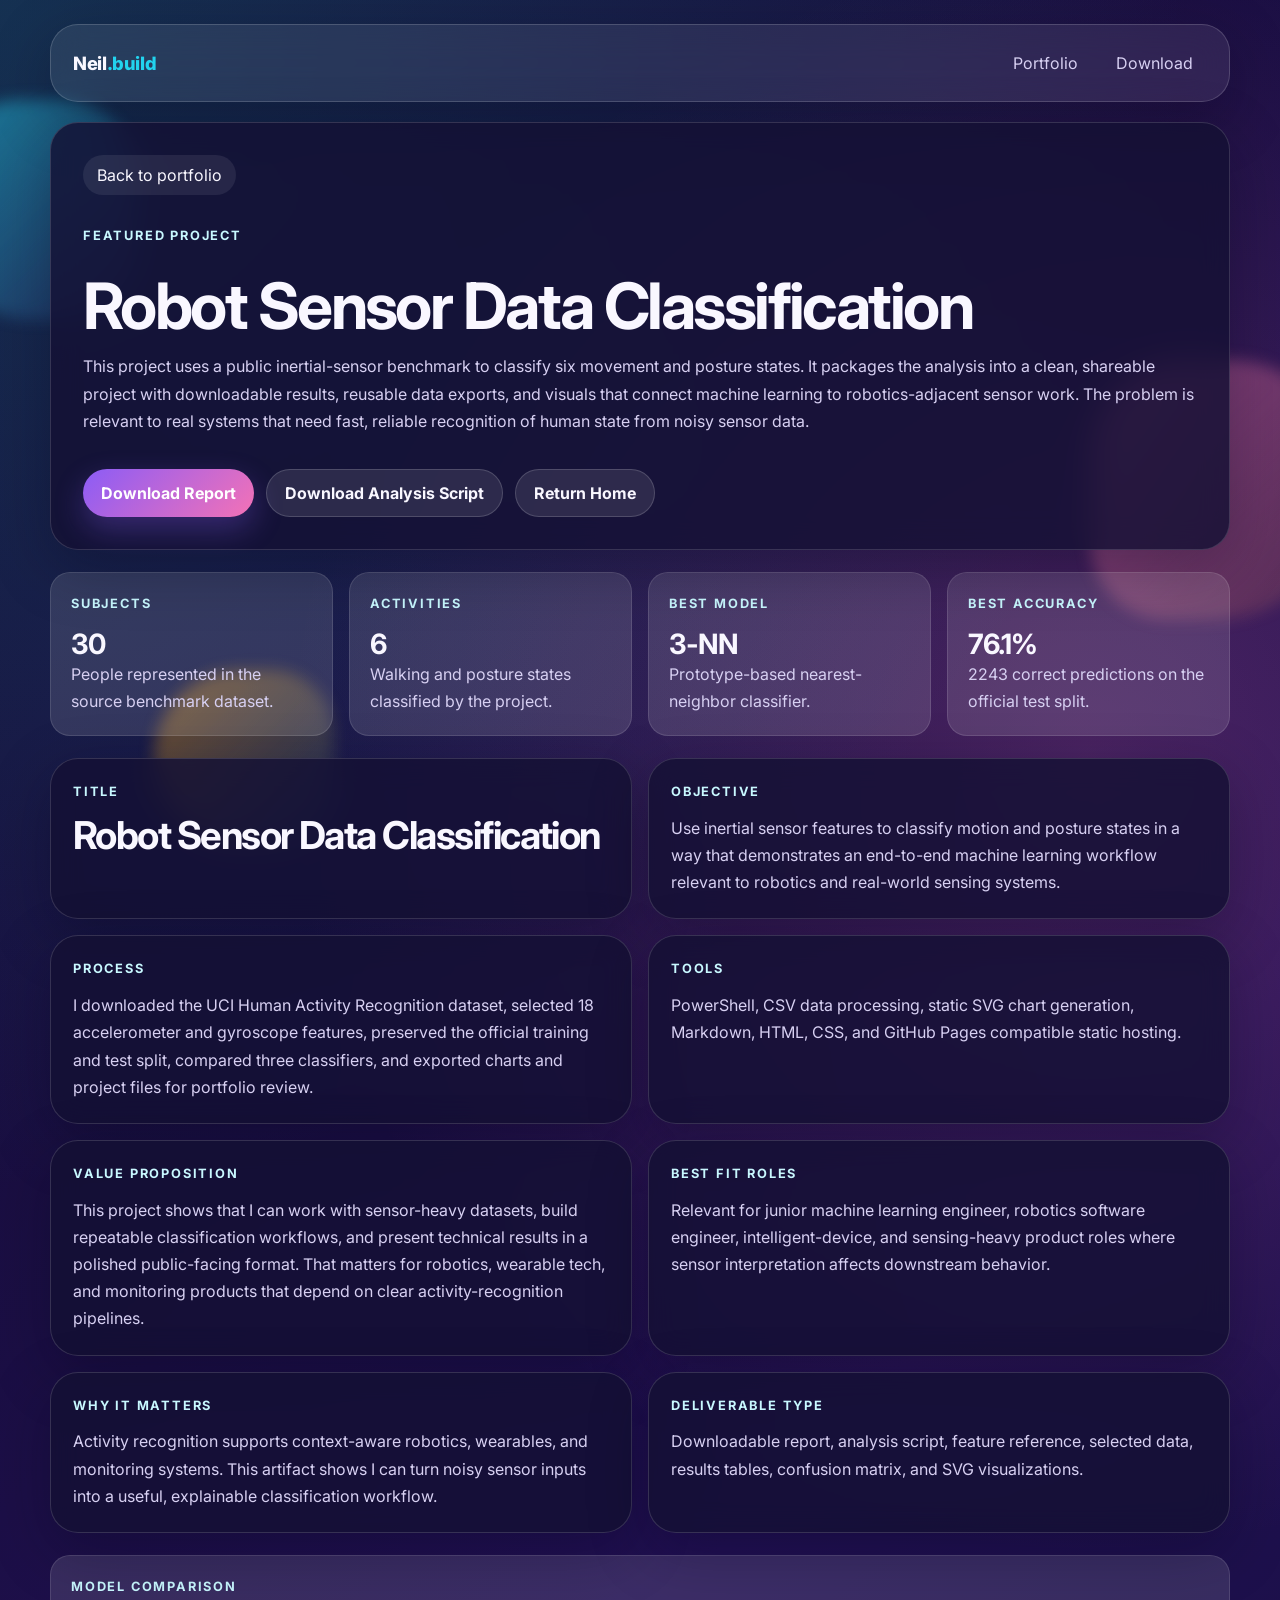
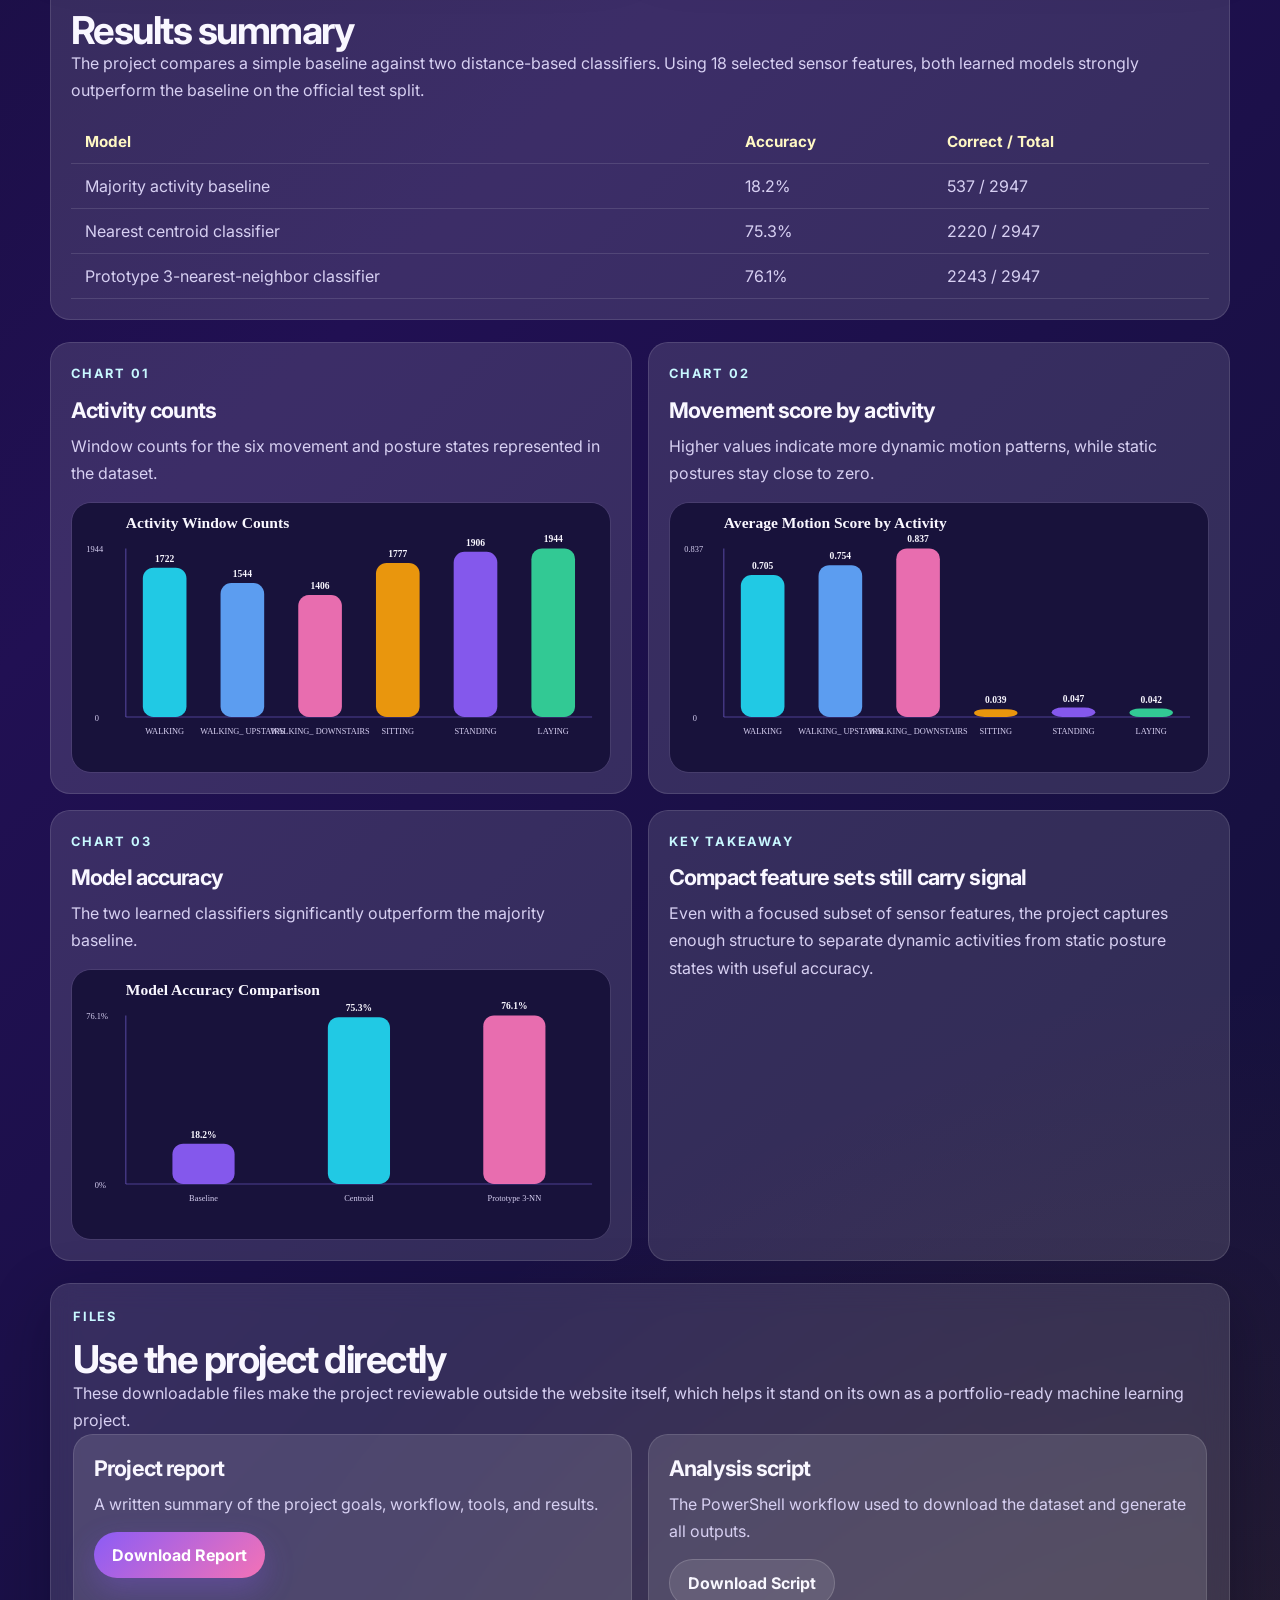
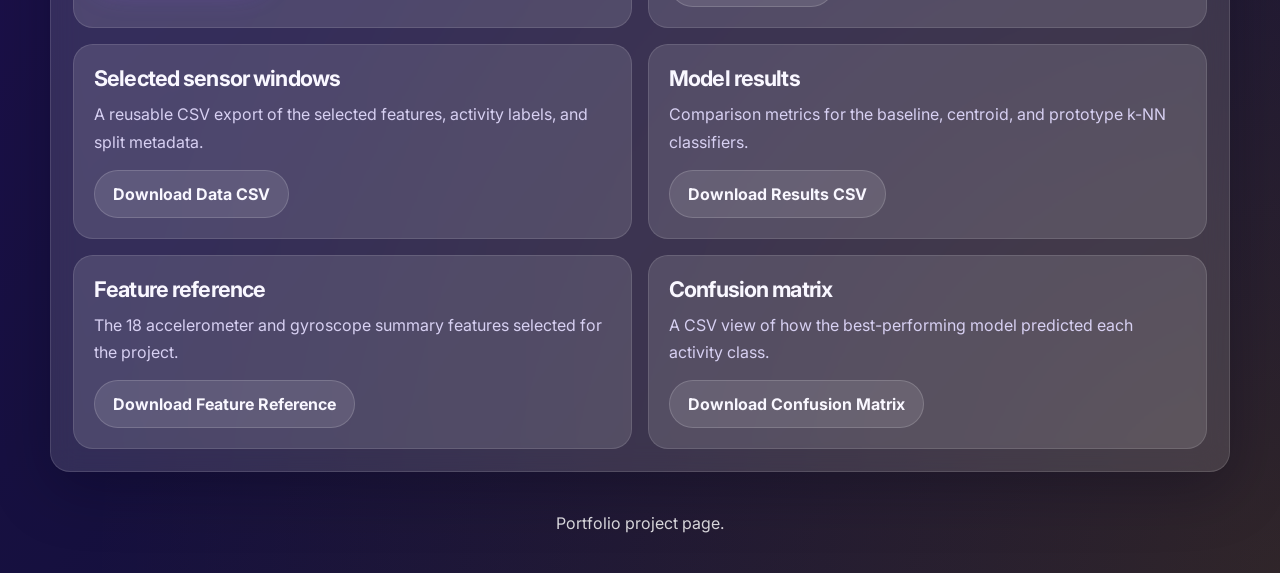
<file: artifacts/robot-sensor-data-classification.html>
<!DOCTYPE html>
<html lang="en">
<head>
  <meta charset="UTF-8">
  <meta name="viewport" content="width=device-width, initial-scale=1.0">
  <title>Robot Sensor Data Classification | Neil</title>
  <meta
    name="description"
    content="Neil's robot sensor data classification project featuring model comparisons, charts, and downloadable deliverables."
  >
  <link rel="preconnect" href="https://fonts.googleapis.com">
  <link rel="preconnect" href="https://fonts.gstatic.com" crossorigin>
  <link
    href="https://fonts.googleapis.com/css2?family=Inter:wght@400;500;600;700;800&display=swap"
    rel="stylesheet"
  >
  <link rel="stylesheet" href="../styles.css">
</head>
<body>
  <div class="page-shell">
    <div class="shape shape-one"></div>
    <div class="shape shape-two"></div>
    <div class="shape shape-three"></div>

    <header class="site-header">
      <a class="brand" href="../index.html">Neil<span>.build</span></a>
      <nav class="site-nav" aria-label="Project navigation">
        <a href="../index.html#artifacts">Portfolio</a>
        <a href="robot-sensor/project-report.md" download>Download</a>
      </nav>
    </header>

    <main class="artifact-layout">
      <section class="panel artifact-header">
        <a class="back-link" href="../index.html#artifacts">Back to portfolio</a>
        <p class="eyebrow">Featured project</p>
        <h1>Robot Sensor Data Classification</h1>
        <p>
          This project uses a public inertial-sensor benchmark to classify six
          movement and posture states. It packages the analysis into a clean,
          shareable project with downloadable results, reusable data exports, and
          visuals that connect machine learning to robotics-adjacent sensor work.
          The problem is relevant to real systems that need fast, reliable
          recognition of human state from noisy sensor data.
        </p>
        <div class="artifact-actions">
          <a class="button button-primary" href="robot-sensor/project-report.md" download>Download Report</a>
          <a class="button button-secondary" href="robot-sensor/generate-project.ps1" download>Download Analysis Script</a>
          <a class="button button-secondary" href="../index.html">Return Home</a>
        </div>
      </section>

      <section class="stats-grid">
        <article class="stat-card">
          <p class="mini-label">Subjects</p>
          <strong>30</strong>
          <p>People represented in the source benchmark dataset.</p>
        </article>
        <article class="stat-card">
          <p class="mini-label">Activities</p>
          <strong>6</strong>
          <p>Walking and posture states classified by the project.</p>
        </article>
        <article class="stat-card">
          <p class="mini-label">Best model</p>
          <strong>3-NN</strong>
          <p>Prototype-based nearest-neighbor classifier.</p>
        </article>
        <article class="stat-card">
          <p class="mini-label">Best accuracy</p>
          <strong>76.1%</strong>
          <p>2243 correct predictions on the official test split.</p>
        </article>
      </section>

      <section class="artifact-info-grid">
        <article class="panel">
          <p class="mini-label">Title</p>
          <h2>Robot Sensor Data Classification</h2>
        </article>
        <article class="panel">
          <p class="mini-label">Objective</p>
          <p>
            Use inertial sensor features to classify motion and posture states in a
            way that demonstrates an end-to-end machine learning workflow relevant
            to robotics and real-world sensing systems.
          </p>
        </article>
        <article class="panel">
          <p class="mini-label">Process</p>
          <p>
            I downloaded the UCI Human Activity Recognition dataset, selected 18
            accelerometer and gyroscope features, preserved the official training
            and test split, compared three classifiers, and exported charts and
            project files for portfolio review.
          </p>
        </article>
        <article class="panel">
          <p class="mini-label">Tools</p>
          <p>
            PowerShell, CSV data processing, static SVG chart generation, Markdown,
            HTML, CSS, and GitHub Pages compatible static hosting.
          </p>
        </article>
        <article class="panel">
          <p class="mini-label">Value Proposition</p>
          <p>
            This project shows that I can work with sensor-heavy datasets, build
            repeatable classification workflows, and present technical results in a
            polished public-facing format. That matters for robotics, wearable
            tech, and monitoring products that depend on clear activity-recognition
            pipelines.
          </p>
        </article>
        <article class="panel">
          <p class="mini-label">Best Fit Roles</p>
          <p>
            Relevant for junior machine learning engineer, robotics software
            engineer, intelligent-device, and sensing-heavy product roles where
            sensor interpretation affects downstream behavior.
          </p>
        </article>
        <article class="panel">
          <p class="mini-label">Why It Matters</p>
          <p>
            Activity recognition supports context-aware robotics, wearables, and
            monitoring systems. This artifact shows I can turn noisy sensor
            inputs into a useful, explainable classification workflow.
          </p>
        </article>
        <article class="panel">
          <p class="mini-label">Deliverable Type</p>
          <p>
            Downloadable report, analysis script, feature reference, selected data,
            results tables, confusion matrix, and SVG visualizations.
          </p>
        </article>
      </section>

      <section class="result-table-wrap">
        <p class="eyebrow">Model comparison</p>
        <h2>Results summary</h2>
        <p>
          The project compares a simple baseline against two distance-based
          classifiers. Using 18 selected sensor features, both learned models
          strongly outperform the baseline on the official test split.
        </p>
        <table class="result-table">
          <thead>
            <tr>
              <th>Model</th>
              <th>Accuracy</th>
              <th>Correct / Total</th>
            </tr>
          </thead>
          <tbody>
            <tr>
              <td>Majority activity baseline</td>
              <td>18.2%</td>
              <td>537 / 2947</td>
            </tr>
            <tr>
              <td>Nearest centroid classifier</td>
              <td>75.3%</td>
              <td>2220 / 2947</td>
            </tr>
            <tr>
              <td>Prototype 3-nearest-neighbor classifier</td>
              <td>76.1%</td>
              <td>2243 / 2947</td>
            </tr>
          </tbody>
        </table>
      </section>

      <section class="artifact-visual-grid">
        <article class="visual-card">
          <p class="mini-label">Chart 01</p>
          <h3>Activity counts</h3>
          <p>Window counts for the six movement and posture states represented in the dataset.</p>
          <img src="robot-sensor/activity-counts.svg" alt="Bar chart showing window counts for six sensor activity classes">
        </article>
        <article class="visual-card">
          <p class="mini-label">Chart 02</p>
          <h3>Movement score by activity</h3>
          <p>Higher values indicate more dynamic motion patterns, while static postures stay close to zero.</p>
          <img src="robot-sensor/motion-score.svg" alt="Bar chart showing average movement score by activity">
        </article>
        <article class="visual-card">
          <p class="mini-label">Chart 03</p>
          <h3>Model accuracy</h3>
          <p>The two learned classifiers significantly outperform the majority baseline.</p>
          <img src="robot-sensor/model-accuracy.svg" alt="Bar chart comparing model accuracies for the robot sensor project">
        </article>
        <article class="visual-card">
          <p class="mini-label">Key takeaway</p>
          <h3>Compact feature sets still carry signal</h3>
          <p>
            Even with a focused subset of sensor features, the project captures
            enough structure to separate dynamic activities from static posture
            states with useful accuracy.
          </p>
        </article>
      </section>

      <section class="panel download-card">
        <p class="eyebrow">Files</p>
        <h2>Use the project directly</h2>
        <p>
          These downloadable files make the project reviewable outside the website
          itself, which helps it stand on its own as a portfolio-ready machine
          learning project.
        </p>
        <div class="download-grid">
          <article class="download-link-card">
            <h3>Project report</h3>
            <p>A written summary of the project goals, workflow, tools, and results.</p>
            <a class="button button-primary" href="robot-sensor/project-report.md" download>Download Report</a>
          </article>
          <article class="download-link-card">
            <h3>Analysis script</h3>
            <p>The PowerShell workflow used to download the dataset and generate all outputs.</p>
            <a class="button button-secondary" href="robot-sensor/generate-project.ps1" download>Download Script</a>
          </article>
          <article class="download-link-card">
            <h3>Selected sensor windows</h3>
            <p>A reusable CSV export of the selected features, activity labels, and split metadata.</p>
            <a class="button button-secondary" href="robot-sensor/selected-sensor-windows.csv" download>Download Data CSV</a>
          </article>
          <article class="download-link-card">
            <h3>Model results</h3>
            <p>Comparison metrics for the baseline, centroid, and prototype k-NN classifiers.</p>
            <a class="button button-secondary" href="robot-sensor/model-results.csv" download>Download Results CSV</a>
          </article>
          <article class="download-link-card">
            <h3>Feature reference</h3>
            <p>The 18 accelerometer and gyroscope summary features selected for the project.</p>
            <a class="button button-secondary" href="robot-sensor/selected-feature-reference.csv" download>Download Feature Reference</a>
          </article>
          <article class="download-link-card">
            <h3>Confusion matrix</h3>
            <p>A CSV view of how the best-performing model predicted each activity class.</p>
            <a class="button button-secondary" href="robot-sensor/best-model-confusion-matrix.csv" download>Download Confusion Matrix</a>
          </article>
        </div>
      </section>
    </main>

    <footer class="site-footer">
      <p>Portfolio project page.</p>
    </footer>
  </div>
</body>
</html>
</file>
<file: styles.css>
:root {
  --bg: #120d2f;
  --bg-soft: rgba(20, 17, 52, 0.82);
  --panel: rgba(255, 255, 255, 0.12);
  --panel-strong: rgba(255, 255, 255, 0.18);
  --text: #f9f7ff;
  --muted: #d7d0f2;
  --primary: #8b5cf6;
  --secondary: #22d3ee;
  --accent: #f472b6;
  --warm: #f59e0b;
  --shadow: 0 18px 60px rgba(1, 3, 20, 0.28);
  --radius-lg: 28px;
  --radius-md: 18px;
  --radius-sm: 999px;
  --max-width: 1180px;
}

* {
  box-sizing: border-box;
}

html {
  scroll-behavior: smooth;
}

body {
  margin: 0;
  min-height: 100vh;
  font-family: "Inter", sans-serif;
  color: var(--text);
  background:
    radial-gradient(circle at top left, rgba(34, 211, 238, 0.18), transparent 30%),
    radial-gradient(circle at 85% 20%, rgba(244, 114, 182, 0.2), transparent 25%),
    radial-gradient(circle at bottom right, rgba(245, 158, 11, 0.15), transparent 30%),
    linear-gradient(135deg, #120d2f 0%, #211053 45%, #0d102f 100%);
}

a {
  color: inherit;
  text-decoration: none;
}

img {
  max-width: 100%;
}

.page-shell {
  position: relative;
  overflow: hidden;
  padding: 24px;
}

.shape {
  position: fixed;
  z-index: 0;
  filter: blur(8px);
  opacity: 0.55;
  pointer-events: none;
}

.shape-one {
  top: 100px;
  left: -80px;
  width: 220px;
  height: 220px;
  background: linear-gradient(135deg, rgba(34, 211, 238, 0.9), rgba(139, 92, 246, 0.15));
  border-radius: 56% 44% 37% 63%;
}

.shape-two {
  top: 360px;
  right: -70px;
  width: 260px;
  height: 260px;
  background: linear-gradient(135deg, rgba(244, 114, 182, 0.85), rgba(245, 158, 11, 0.2));
  border-radius: 44% 56% 64% 36%;
}

.shape-three {
  bottom: 50px;
  left: 12%;
  width: 180px;
  height: 180px;
  background: linear-gradient(135deg, rgba(245, 158, 11, 0.75), rgba(34, 211, 238, 0.18));
  border-radius: 58% 42% 38% 62%;
}

.site-header,
main,
.site-footer {
  position: relative;
  z-index: 1;
}

.site-header {
  max-width: var(--max-width);
  margin: 0 auto 20px;
  padding: 18px 22px;
  display: flex;
  align-items: center;
  justify-content: space-between;
  gap: 16px;
  background: rgba(255, 255, 255, 0.08);
  border: 1px solid rgba(255, 255, 255, 0.16);
  border-radius: var(--radius-lg);
  backdrop-filter: blur(18px);
  box-shadow: var(--shadow);
}

.brand {
  font-size: 1.15rem;
  font-weight: 800;
  letter-spacing: -0.02em;
}

.brand span {
  color: var(--secondary);
}

.site-nav {
  display: flex;
  flex-wrap: wrap;
  gap: 10px;
}

.site-nav a {
  padding: 10px 14px;
  border-radius: var(--radius-sm);
  color: var(--muted);
  transition: 180ms ease;
}

.site-nav a:hover,
.site-nav a:focus-visible {
  color: var(--text);
  background: rgba(255, 255, 255, 0.12);
}

main {
  max-width: var(--max-width);
  margin: 0 auto;
  display: grid;
  gap: 22px;
}

.panel {
  padding: 32px;
  border-radius: var(--radius-lg);
  background: var(--bg-soft);
  border: 1px solid rgba(255, 255, 255, 0.14);
  backdrop-filter: blur(14px);
  box-shadow: var(--shadow);
}

.hero {
  display: grid;
  grid-template-columns: 1.35fr 0.95fr;
  gap: 24px;
  align-items: center;
}

.eyebrow,
.mini-label {
  margin: 0 0 12px;
  text-transform: uppercase;
  letter-spacing: 0.14em;
  font-size: 0.8rem;
  font-weight: 700;
  color: #c8f8ff;
}

h1,
h2,
h3,
h4 {
  margin: 0;
  letter-spacing: -0.04em;
}

h1 {
  font-size: clamp(2.5rem, 5vw, 4.6rem);
  line-height: 0.98;
}

h2 {
  font-size: clamp(1.6rem, 3vw, 2.45rem);
  line-height: 1.05;
}

h3 {
  font-size: 1.35rem;
  margin-bottom: 10px;
}

h4 {
  font-size: 1rem;
  margin-bottom: 8px;
}

p {
  margin: 0;
  color: var(--muted);
  line-height: 1.7;
}

.hero-text,
.section-note,
.artifact-card > p,
.value-panel > p:last-of-type {
  font-size: 1.05rem;
}

.hero-copy {
  display: grid;
  gap: 18px;
}

.hero-actions {
  display: flex;
  flex-wrap: wrap;
  gap: 12px;
}

.button {
  display: inline-flex;
  align-items: center;
  justify-content: center;
  padding: 13px 18px;
  border-radius: var(--radius-sm);
  font-weight: 700;
  transition: transform 180ms ease, box-shadow 180ms ease, background 180ms ease;
}

.button:hover,
.button:focus-visible {
  transform: translateY(-2px);
}

.button-primary {
  color: #fff;
  background: linear-gradient(135deg, var(--primary), var(--accent));
  box-shadow: 0 12px 30px rgba(139, 92, 246, 0.3);
}

.button-secondary {
  color: var(--text);
  background: rgba(255, 255, 255, 0.1);
  border: 1px solid rgba(255, 255, 255, 0.16);
}

.hero-card,
.info-card,
.artifact-card,
.skill-card,
.artifact-preview,
.download-card {
  background: var(--panel);
  border: 1px solid rgba(255, 255, 255, 0.12);
  border-radius: calc(var(--radius-lg) - 8px);
}

.hero-card {
  padding: 22px;
  display: grid;
  gap: 12px;
}

.stat-chip {
  display: inline-flex;
  width: fit-content;
  padding: 8px 12px;
  border-radius: var(--radius-sm);
  background: rgba(255, 255, 255, 0.11);
  color: #fff6d6;
  font-size: 0.92rem;
  font-weight: 600;
}

.hero-card-main {
  padding: 18px;
  border-radius: 20px;
  background: linear-gradient(160deg, rgba(34, 211, 238, 0.16), rgba(139, 92, 246, 0.18));
}

.section-grid {
  display: grid;
  grid-template-columns: 0.8fr 1.2fr;
  gap: 22px;
}

.card-stack {
  display: grid;
  gap: 16px;
}

.info-card {
  padding: 22px;
}

.accent-card {
  background: linear-gradient(145deg, rgba(244, 114, 182, 0.18), rgba(34, 211, 238, 0.12));
}

.value-panel {
  background:
    linear-gradient(145deg, rgba(139, 92, 246, 0.22), rgba(34, 211, 238, 0.12)),
    var(--bg-soft);
}

.section-heading {
  display: flex;
  justify-content: space-between;
  align-items: end;
  gap: 18px;
  margin-bottom: 22px;
}

.section-note {
  max-width: 460px;
}

.skill-grid {
  display: grid;
  grid-template-columns: repeat(3, minmax(0, 1fr));
  gap: 16px;
}

.skill-card {
  padding: 20px;
}

.skill-card:nth-child(1) {
  background: linear-gradient(145deg, rgba(34, 211, 238, 0.15), rgba(255, 255, 255, 0.08));
}

.skill-card:nth-child(2) {
  background: linear-gradient(145deg, rgba(244, 114, 182, 0.15), rgba(255, 255, 255, 0.08));
}

.skill-card:nth-child(3) {
  background: linear-gradient(145deg, rgba(245, 158, 11, 0.18), rgba(255, 255, 255, 0.08));
}

.artifact-card {
  padding: 24px;
  display: grid;
  gap: 18px;
}

.project-grid {
  display: grid;
  grid-template-columns: repeat(auto-fit, minmax(320px, 1fr));
  gap: 18px;
}

.artifact-topline {
  display: flex;
  flex-wrap: wrap;
  gap: 10px;
}

.pill {
  display: inline-flex;
  padding: 8px 12px;
  border-radius: var(--radius-sm);
  font-size: 0.84rem;
  font-weight: 700;
  background: rgba(255, 255, 255, 0.1);
  color: #fff8c4;
}

.artifact-meta-grid {
  display: grid;
  grid-template-columns: repeat(2, minmax(0, 1fr));
  gap: 16px;
}

.artifact-meta-grid div {
  padding: 16px;
  border-radius: 18px;
  background: rgba(255, 255, 255, 0.06);
}

.future-panel {
  text-align: center;
}

.site-footer {
  max-width: var(--max-width);
  margin: 20px auto 0;
  padding: 18px 8px 12px;
  text-align: center;
}

.site-footer p {
  color: rgba(255, 255, 255, 0.82);
}

.artifact-layout {
  display: grid;
  gap: 22px;
}

.artifact-header {
  display: grid;
  gap: 16px;
}

.artifact-info-grid {
  display: grid;
  grid-template-columns: repeat(2, minmax(0, 1fr));
  gap: 16px;
}

.artifact-info-grid article,
.artifact-preview,
.download-card {
  padding: 22px;
}

.artifact-preview pre {
  margin: 16px 0 0;
  padding: 16px;
  border-radius: 18px;
  overflow-x: auto;
  background: rgba(9, 12, 28, 0.65);
  color: #e4f8ff;
  font-family: "Cascadia Code", "Fira Code", Consolas, monospace;
  font-size: 0.92rem;
}

.artifact-actions {
  display: flex;
  flex-wrap: wrap;
  gap: 12px;
  margin-top: 18px;
}

.stats-grid,
.artifact-visual-grid,
.download-grid {
  display: grid;
  gap: 16px;
}

.stats-grid {
  grid-template-columns: repeat(4, minmax(0, 1fr));
}

.stat-card,
.visual-card,
.download-link-card,
.result-table-wrap {
  padding: 20px;
  background: var(--panel);
  border: 1px solid rgba(255, 255, 255, 0.12);
  border-radius: calc(var(--radius-lg) - 8px);
}

.stat-card strong {
  display: block;
  margin-top: 8px;
  font-size: 1.75rem;
  letter-spacing: -0.04em;
}

.artifact-visual-grid,
.download-grid {
  grid-template-columns: repeat(2, minmax(0, 1fr));
}

.visual-card img {
  display: block;
  width: 100%;
  margin-top: 14px;
  border-radius: 20px;
  border: 1px solid rgba(255, 255, 255, 0.08);
}

.visual-card h3,
.download-link-card h3 {
  margin-bottom: 10px;
}

.result-table {
  width: 100%;
  border-collapse: collapse;
  margin-top: 16px;
}

.result-table th,
.result-table td {
  padding: 12px 14px;
  text-align: left;
  border-bottom: 1px solid rgba(255, 255, 255, 0.12);
}

.result-table th {
  color: #fff8c4;
  font-size: 0.95rem;
}

.result-table td {
  color: var(--muted);
}

.download-link-card a {
  display: inline-flex;
  margin-top: 14px;
}

.back-link {
  display: inline-flex;
  width: fit-content;
  margin-bottom: 14px;
  padding: 10px 14px;
  border-radius: var(--radius-sm);
  background: rgba(255, 255, 255, 0.08);
  color: var(--text);
}

.back-link:hover,
.back-link:focus-visible {
  background: rgba(255, 255, 255, 0.16);
}

@media (max-width: 920px) {
  .hero,
  .section-grid,
  .skill-grid,
  .project-grid,
  .artifact-meta-grid,
  .artifact-info-grid,
  .stats-grid,
  .artifact-visual-grid,
  .download-grid {
    grid-template-columns: 1fr;
  }

  .section-heading {
    align-items: start;
    flex-direction: column;
  }
}

@media (max-width: 700px) {
  .page-shell {
    padding: 16px;
  }

  .site-header {
    flex-direction: column;
    align-items: start;
  }

  .panel {
    padding: 24px;
  }

  h1 {
    font-size: clamp(2.2rem, 12vw, 3.4rem);
  }
}
</file>
<file: artifacts/movie-explorer/dashboard.css>
.movie-dashboard {
  display: grid;
  gap: 22px;
}

.movie-dashboard-layout {
  display: grid;
  grid-template-columns: 1.05fr 0.95fr;
  gap: 18px;
}

.movie-card,
.movie-panel,
.movie-chart-card,
.movie-table-card {
  padding: 22px;
  background: rgba(255, 255, 255, 0.08);
  border: 1px solid rgba(255, 255, 255, 0.12);
  border-radius: 22px;
}

.movie-card h3,
.movie-panel h3,
.movie-chart-card h3,
.movie-table-card h3 {
  margin-bottom: 10px;
}

.movie-helper {
  color: rgba(255, 255, 255, 0.8);
}

.movie-controls {
  display: grid;
  gap: 16px;
}

.movie-form-grid {
  display: grid;
  grid-template-columns: repeat(2, minmax(0, 1fr));
  gap: 14px;
}

.movie-field {
  display: grid;
  gap: 8px;
}

.movie-field label {
  font-size: 0.92rem;
  font-weight: 700;
  color: #fff8c4;
}

.movie-field select,
.movie-field input {
  width: 100%;
  border: 1px solid rgba(255, 255, 255, 0.14);
  border-radius: 14px;
  background: rgba(9, 12, 28, 0.5);
  color: var(--text);
  padding: 12px 14px;
  font: inherit;
}

.movie-actions {
  display: flex;
  flex-wrap: wrap;
  gap: 12px;
}

.movie-status {
  min-height: 1.5rem;
  font-size: 0.96rem;
  color: #efe7ff;
}

.movie-status.error {
  color: #ffd1e8;
}

.movie-status.success {
  color: #d1fae5;
}

.movie-summary-grid {
  display: grid;
  grid-template-columns: repeat(4, minmax(0, 1fr));
  gap: 16px;
}

.movie-summary-card {
  padding: 18px;
  background: rgba(255, 255, 255, 0.08);
  border: 1px solid rgba(255, 255, 255, 0.12);
  border-radius: 20px;
}

.movie-summary-card strong {
  display: block;
  margin-top: 8px;
  font-size: 1.8rem;
  letter-spacing: -0.04em;
}

.selected-movie {
  display: grid;
  grid-template-columns: 160px 1fr;
  gap: 18px;
  align-items: start;
}

.movie-poster {
  width: 100%;
  aspect-ratio: 2 / 3;
  border-radius: 18px;
  object-fit: cover;
  background: linear-gradient(135deg, rgba(34, 211, 238, 0.18), rgba(139, 92, 246, 0.18));
  border: 1px solid rgba(255, 255, 255, 0.1);
}

.movie-poster-fallback {
  display: flex;
  align-items: center;
  justify-content: center;
  text-align: center;
  padding: 16px;
  font-weight: 700;
  color: #fff8c4;
  background: linear-gradient(135deg, rgba(34, 211, 238, 0.18), rgba(139, 92, 246, 0.18));
}

.movie-meta {
  display: flex;
  flex-wrap: wrap;
  gap: 10px;
  margin: 10px 0 14px;
}

.movie-pill {
  display: inline-flex;
  padding: 7px 11px;
  border-radius: 999px;
  font-size: 0.82rem;
  font-weight: 700;
  background: rgba(255, 255, 255, 0.1);
  color: #fff8c4;
}

.movie-recommendations {
  display: grid;
  grid-template-columns: repeat(2, minmax(0, 1fr));
  gap: 16px;
}

.recommendation-card {
  padding: 18px;
  background: rgba(255, 255, 255, 0.08);
  border: 1px solid rgba(255, 255, 255, 0.12);
  border-radius: 20px;
  display: grid;
  gap: 12px;
}

.recommendation-top {
  display: grid;
  grid-template-columns: 88px 1fr;
  gap: 14px;
}

.recommendation-top .movie-poster,
.recommendation-top .movie-poster-fallback {
  min-height: 132px;
}

.score-badge {
  display: inline-flex;
  width: fit-content;
  padding: 7px 11px;
  border-radius: 999px;
  font-size: 0.82rem;
  font-weight: 800;
  background: rgba(34, 211, 238, 0.18);
  color: #d7fbff;
}

.recommendation-reasons {
  display: flex;
  flex-wrap: wrap;
  gap: 8px;
}

.reason-chip {
  display: inline-flex;
  padding: 6px 10px;
  border-radius: 999px;
  font-size: 0.78rem;
  font-weight: 700;
  background: rgba(255, 255, 255, 0.08);
  color: var(--muted);
}

.chart-grid {
  display: grid;
  grid-template-columns: repeat(3, minmax(0, 1fr));
  gap: 16px;
}

.chart-stack {
  display: grid;
  gap: 10px;
}

.bar-row {
  display: grid;
  gap: 6px;
}

.bar-meta {
  display: flex;
  justify-content: space-between;
  gap: 12px;
  font-size: 0.9rem;
  color: #fff8c4;
}

.bar-track {
  height: 10px;
  border-radius: 999px;
  background: rgba(255, 255, 255, 0.08);
  overflow: hidden;
}

.bar-fill {
  display: block;
  height: 100%;
  border-radius: 999px;
  background: linear-gradient(135deg, #22d3ee, #8b5cf6);
}

.bar-fill.secondary {
  background: linear-gradient(135deg, #f59e0b, #f472b6);
}

.year-list {
  display: grid;
  gap: 10px;
}

.year-item {
  display: grid;
  grid-template-columns: 58px 1fr 62px;
  align-items: center;
  gap: 10px;
  font-size: 0.9rem;
}

.year-item span {
  color: #fff8c4;
}

.year-item strong {
  color: var(--muted);
  text-align: right;
}

.movie-table-wrap {
  overflow-x: auto;
  margin-top: 16px;
}

.movie-table {
  width: 100%;
  border-collapse: collapse;
}

.movie-table th,
.movie-table td {
  padding: 12px 14px;
  text-align: left;
  border-bottom: 1px solid rgba(255, 255, 255, 0.12);
  white-space: nowrap;
}

.movie-table th {
  color: #fff8c4;
  font-size: 0.92rem;
}

.movie-table td {
  color: var(--muted);
}

.empty-state {
  padding: 18px;
  border-radius: 18px;
  background: rgba(255, 255, 255, 0.06);
  color: var(--muted);
}

@media (max-width: 1100px) {
  .movie-dashboard-layout,
  .chart-grid,
  .movie-summary-grid,
  .movie-recommendations,
  .movie-form-grid {
    grid-template-columns: 1fr;
  }
}

@media (max-width: 760px) {
  .selected-movie,
  .recommendation-top {
    grid-template-columns: 1fr;
  }
}
</file>
